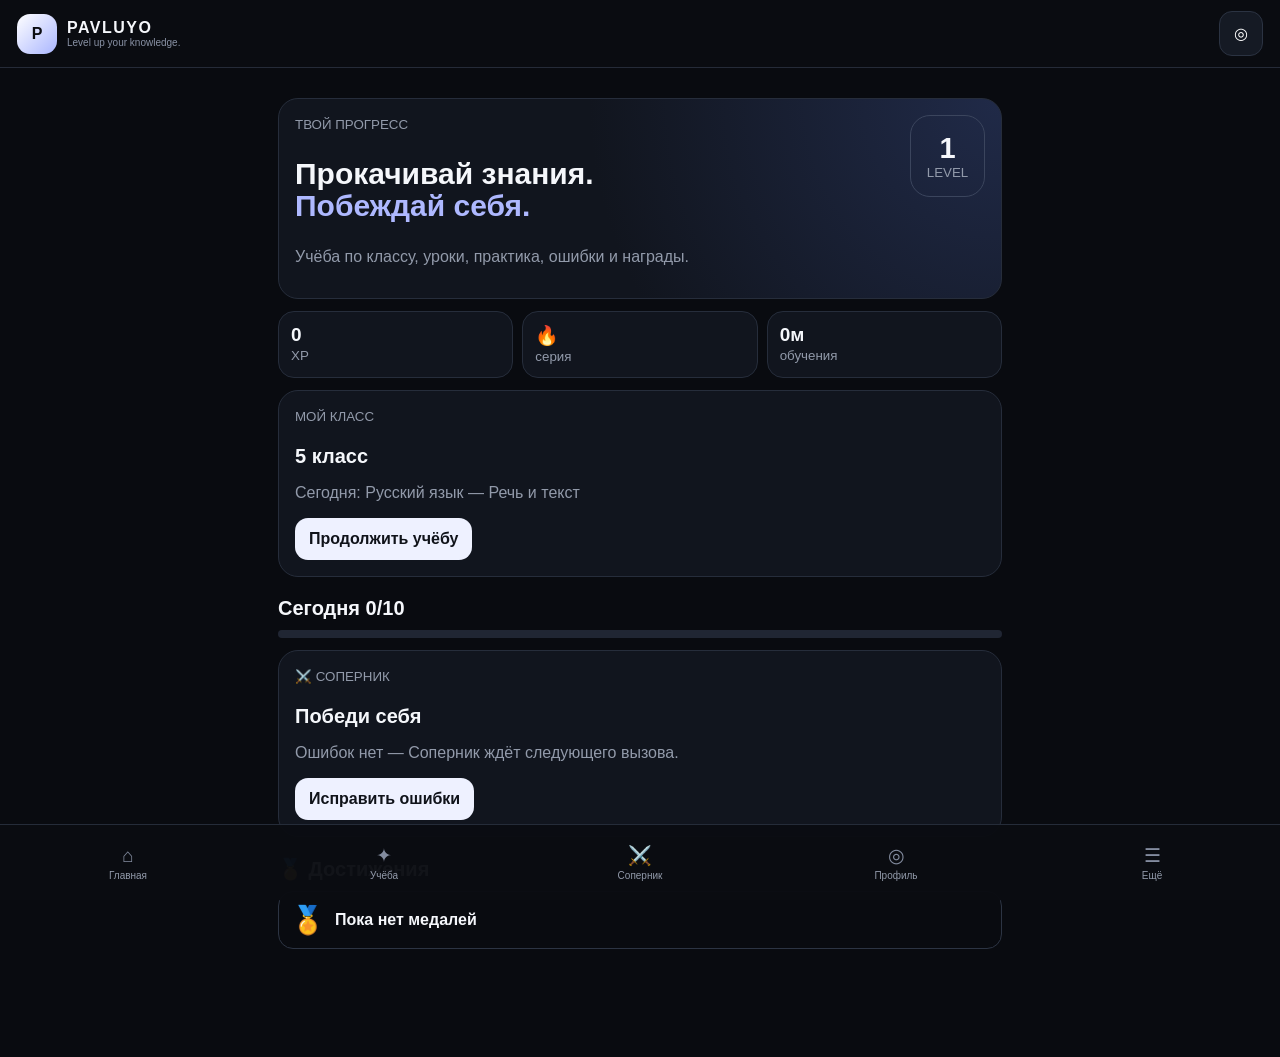
<file: index.html>
<!doctype html><html lang="ru"><head><meta charset="UTF-8"><meta name="viewport" content="width=device-width,initial-scale=1,viewport-fit=cover"><meta name="theme-color" content="#090b10"><title>PAVLUYO — Level up your knowledge.</title><style>
*{box-sizing:border-box}body{margin:0;background:#090b10;color:#f5f7fb;font-family:-apple-system,BlinkMacSystemFont,"Segoe UI",sans-serif;padding-bottom:82px}header{height:68px;position:sticky;top:0;z-index:10;background:#0b0d12f5;border-bottom:1px solid #252b38;padding:12px 17px;display:flex;justify-content:space-between;align-items:center}.brand{display:flex;gap:10px;align-items:center}.logo{width:40px;height:40px;border-radius:13px;background:linear-gradient(135deg,#fff,#aab6ff);color:#0b0d12;display:grid;place-items:center;font-weight:900}.brand b{letter-spacing:1.5px}.brand small{display:block;color:#8992a5;font-size:10px}main{max-width:760px;margin:auto;padding:18px}.screen{display:none}.screen.active{display:block}h1{font-size:30px;line-height:1.08}h2{font-size:20px;margin:20px 0 10px}.muted,small{color:#929aaa}.card,.hero,.rival,.lesson{background:#11151e;border:1px solid #262d3b;border-radius:20px;padding:16px;margin:12px 0}.hero{display:flex;justify-content:space-between;gap:14px;background:radial-gradient(circle at 100% 0,#202a48,#11151e 55%)}.hero em{color:#aeb8ff;font-style:normal}.level{width:75px;height:82px;border:1px solid #3b455d;border-radius:20px;display:grid;place-items:center;align-content:center}.level b{font-size:29px}.stats,.bigstats{display:grid;grid-template-columns:repeat(3,1fr);gap:9px;margin:10px 0}.bigstats{grid-template-columns:repeat(2,1fr)}.stats div,.bigstats div{background:#11151e;border:1px solid #262d3b;border-radius:16px;padding:12px}.stats b,.bigstats b{display:block;font-size:19px}.bar{height:8px;background:#202633;border-radius:99px;overflow:hidden}.bar i{display:block;height:100%;width:0;background:#aeb8ff}.btn,select,.subject,.topic,.answer,.menuitem{font:inherit;border:1px solid #2b3342;background:#151a24;color:#fff;border-radius:13px;padding:12px 14px}.primary{background:#eef1ff;color:#10131a;font-weight:800;border:0}.btn{cursor:pointer}select{width:100%}.subjects{display:grid;grid-template-columns:repeat(2,1fr);gap:9px;margin-top:12px}.subject{text-align:left}.subject b{display:block}.subject small{display:block;margin-top:5px}.topics{display:grid;gap:8px}.topic{width:100%;display:flex;justify-content:space-between;text-align:left}.topic span:last-child{color:#8d96a8}.explain{background:#0d1118;border-radius:14px;padding:13px;line-height:1.55;color:#bac1cf}.answers{display:grid;gap:8px}.answer{text-align:left}.answer.correct{border-color:#5dce93;background:#14271f}.answer.wrong{border-color:#ef7188;background:#29161c}.profile{display:flex;gap:14px;align-items:center}.avatar{width:86px;height:86px;border-radius:25px;overflow:hidden;background:linear-gradient(135deg,#fff,#aab6ff);color:#0b0d12;display:grid;place-items:center;font-size:33px;font-weight:900}.avatar img{width:100%;height:100%;object-fit:cover}.menu{display:grid;gap:8px}.menuitem{width:100%;display:flex;justify-content:space-between;text-align:left;cursor:pointer}.error{border:1px solid #303848;background:#0d1118;border-radius:15px;padding:13px;margin:9px 0}.medal{display:flex;gap:10px;align-items:center;border:1px solid #2c3443;border-radius:15px;padding:12px;margin:8px 0}.emoji{font-size:27px}.tag{display:inline-block;background:#222a3b;color:#d0d6ff;border-radius:99px;padding:6px 9px;font-size:11px}.hidden{display:none!important}.good{color:#72d9a0}.bad{color:#ff8498}nav{position:fixed;bottom:0;left:0;right:0;height:76px;background:#0b0d12f7;border-top:1px solid #252c39;display:grid;grid-template-columns:repeat(5,1fr);z-index:20}nav button{border:0;background:none;color:#838c9f;font-size:19px}nav button.active{color:#fff}nav small{display:block;font-size:10px;margin-top:3px}@media(min-width:650px){.subjects{grid-template-columns:repeat(3,1fr)}}
</style></head><body>
<header><div class="brand"><div class="logo">P</div><div><b>PAVLUYO</b><small>Level up your knowledge.</small></div></div><button class="btn" id="headProfile">◎</button></header>
<main>
<section id="home" class="screen active"><div class="hero"><div><small>ТВОЙ ПРОГРЕСС</small><h1>Прокачивай знания.<br><em>Побеждай себя.</em></h1><p class="muted">Учёба по классу, уроки, практика, ошибки и награды.</p></div><div class="level"><b id="lvl">1</b><small>LEVEL</small></div></div>
<div class="stats"><div><b id="xp">0</b><small>XP</small></div><div><b>🔥</b><small>серия</small></div><div><b id="time">0м</b><small>обучения</small></div></div>
<div class="card"><small>МОЙ КЛАСС</small><h2 id="homeGrade">5 класс</h2><p id="homeToday" class="muted"></p><button class="btn primary" onclick="nav('study')">Продолжить учёбу</button></div>
<h2>Сегодня <span id="daily">0/10</span></h2><div class="bar"><i id="dailybar"></i></div>
<div class="rival"><small>⚔️ СОПЕРНИК</small><h2>Победи себя</h2><p id="rivalSummary" class="muted"></p><button class="btn primary" onclick="nav('rival')">Исправить ошибки</button></div>
<h2>🏅 Достижения</h2><div id="homeMedals"></div></section>
<section id="study" class="screen"><small>УЧЁБА</small><h1>Класс → предмет → урок</h1><p class="muted">Выбирай класс от 1 до 11. Затем предмет и тему.</p><select id="grade"></select><div id="subjects" class="subjects"></div><div id="curr" class="card hidden"></div><div id="lesson" class="lesson hidden"></div><div id="quiz" class="card hidden"></div></section>
<section id="rival" class="screen"><small>СОПЕРНИЧЕСТВО</small><h1>⚔️ Победи себя</h1><div id="rivalList"></div></section>
<section id="profile" class="screen"><small>ПРОФИЛЬ</small><div class="profile"><div class="avatar" id="avatar">P</div><div><h1 id="nick">Pavluytik</h1><p class="muted">Уровень <b id="plvl">1</b> · <span id="pxp">0 XP</span></p></div></div>
<div class="card"><b>Моя аватарка</b><p class="muted">Загрузи свою фотографию или картинку из галереи.</p><input id="file" type="file" accept="image/*"><br><button class="btn" id="remove">Убрать фото</button></div>
<div class="card"><b>Прогресс</b><div class="bar"><i id="pbar"></i></div><p id="ptime" class="muted"></p></div>
<h2>Меню</h2><div class="menu"><button class="menuitem" onclick="panel('statsPanel')"><b>📊 Статистика</b><span>→</span></button><button class="menuitem" onclick="panel('planPanel')"><b>🎯 Мой план</b><span>→</span></button><button class="menuitem" onclick="panel('medalPanel')"><b>🏅 Медали</b><span>→</span></button><button class="menuitem" onclick="editNick()"><b>✏️ Изменить ник</b><span>→</span></button></div><div id="statsPanel" class="card hidden"></div><div id="planPanel" class="card hidden"></div><div id="medalPanel" class="card hidden"></div></section>
<section id="more" class="screen"><small>ЕЩЁ</small><h1>Панель PAVLUYO</h1><div class="card"><h2>💡 Совет дня</h2><p class="muted">Ошибка — это подсказка, какую тему нужно прокачать.</p></div><div class="card"><h2>🎯 Цель</h2><p class="muted">10 заданий в день и хотя бы один урок.</p></div><div class="card"><h2>🧠 Фокус</h2><p class="muted">Сначала реши сам. Потом разбери объяснение. Затем победи свою ошибку.</p></div></section>
</main><nav><button data-go="home">⌂<small>Главная</small></button><button data-go="study">✦<small>Учёба</small></button><button data-go="rival">⚔️<small>Соперник</small></button><button data-go="profile">◎<small>Профиль</small></button><button data-go="more">☰<small>Ещё</small></button></nav><script>
const CUR={"1": ["Русский язык", "Литературное чтение", "Математика", "Окружающий мир", "Иностранный язык", "Изобразительное искусство", "Музыка", "Труд (технология)", "Физическая культура"], "2": ["Русский язык", "Литературное чтение", "Математика", "Окружающий мир", "Иностранный язык", "Изобразительное искусство", "Музыка", "Труд (технология)", "Физическая культура"], "3": ["Русский язык", "Литературное чтение", "Математика", "Окружающий мир", "Иностранный язык", "Изобразительное искусство", "Музыка", "Труд (технология)", "Физическая культура"], "4": ["Русский язык", "Литературное чтение", "Математика", "Окружающий мир", "Иностранный язык", "Изобразительное искусство", "Музыка", "Труд (технология)", "Физическая культура", "Основы религиозных культур и светской этики"], "5": ["Русский язык", "Литература", "Математика", "История", "Обществознание", "География", "Биология", "Иностранный язык", "Информатика", "Изобразительное искусство", "Музыка", "Труд (технология)", "Физическая культура"], "6": ["Русский язык", "Литература", "Математика", "История", "Обществознание", "География", "Биология", "Иностранный язык", "Информатика", "Изобразительное искусство", "Музыка", "Труд (технология)", "Физическая культура"], "7": ["Русский язык", "Литература", "Алгебра", "Геометрия", "История", "Обществознание", "География", "Биология", "Физика", "Иностранный язык", "Информатика", "Музыка", "Труд (технология)", "Физическая культура"], "8": ["Русский язык", "Литература", "Алгебра", "Геометрия", "История", "Обществознание", "География", "Биология", "Физика", "Химия", "Иностранный язык", "Информатика", "Труд (технология)", "Физическая культура"], "9": ["Русский язык", "Литература", "Алгебра", "Геометрия", "История", "Обществознание", "География", "Биология", "Физика", "Химия", "Иностранный язык", "Информатика", "Труд (технология)", "Физическая культура"], "10": ["Русский язык", "Литература", "Математика: алгебра и начала анализа", "Математика: геометрия", "История", "Обществознание", "География", "Биология", "Физика", "Химия", "Информатика", "Иностранный язык", "Физическая культура"], "11": ["Русский язык", "Литература", "Математика: алгебра и начала анализа", "Математика: геометрия", "История", "Обществознание", "География", "Биология", "Физика", "Химия", "Информатика", "Иностранный язык", "Физическая культура"]}, TOP={"Русский язык": ["Речь и текст", "Звуки и буквы", "Слово и его значение", "Состав слова", "Части речи", "Имя существительное", "Имя прилагательное", "Глагол", "Местоимение", "Числительное", "Предложение", "Главные и второстепенные члены", "Однородные члены", "Словосочетание", "Простое предложение", "Сложное предложение", "Орфография", "Пунктуация", "Нормы русского языка"], "Литературное чтение": ["Книга и читатель", "Устное народное творчество", "Сказки", "Басни", "Стихотворение", "Рассказ", "Герой произведения", "Сюжет", "Автор и рассказчик", "Тема и главная мысль", "Описание природы", "Диалог и монолог", "Юмор", "Литература о детях", "Литература о Родине"], "Математика": ["Числа и величины", "Сложение и вычитание", "Умножение и деление", "Текстовые задачи", "Порядок действий", "Доли и дроби", "Величины", "Уравнения", "Периметр", "Площадь", "Геометрические фигуры", "Десятичные дроби", "Проценты", "Отношения и пропорции", "Среднее арифметическое", "Вероятность и статистика"], "Окружающий мир": ["Человек и общество", "Живая и неживая природа", "Растения", "Животные", "Организм человека", "Здоровье и безопасность", "Семья и общество", "Россия", "История России", "Карта и пространство", "Природные зоны", "Экология", "Наблюдение и эксперимент"], "Иностранный язык": ["Алфавит и звуки", "Знакомство и семья", "Числа и время", "Школа", "Дом и город", "Еда и покупки", "Распорядок дня", "Present Simple", "Present Continuous", "Past Simple", "Future Simple", "Модальные глаголы", "Артикли и местоимения", "Степени сравнения", "Предлоги", "Чтение", "Аудирование", "Диалог и письмо"], "Литература": ["Фольклор и мифология", "Древнерусская литература", "Литература XVIII века", "Литература XIX века", "Литература XX века", "Тема и идея", "Сюжет и композиция", "Образ героя", "Лирический герой", "Стихотворные размеры", "Средства выразительности", "Автор и повествователь", "Жанры", "Анализ произведения", "Сочинение"], "Алгебра": ["Рациональные числа", "Степень", "Алгебраические выражения", "Линейные уравнения", "Системы уравнений", "Функции", "Линейная функция", "Квадратные корни", "Квадратные уравнения", "Неравенства", "Последовательности", "Арифметическая прогрессия", "Геометрическая прогрессия", "Вероятность и статистика", "Комбинаторика", "Тригонометрия"], "Геометрия": ["Начальные сведения", "Прямые и углы", "Треугольники", "Признаки равенства", "Четырёхугольники", "Площадь", "Теорема Пифагора", "Подобие", "Окружность", "Векторы", "Координаты", "Движения", "Многогранники", "Тела вращения", "Объёмы и площади"], "История": ["Древнейшие люди", "Древний Восток", "Древняя Греция", "Древний Рим", "Средневековье", "Русь и княжества", "Московское государство", "Россия XVI века", "Россия XVII века", "Россия XVIII века", "Россия XIX века", "Первая мировая война", "1917 год", "СССР", "Великая Отечественная война", "Послевоенный мир", "Россия конца XX — начала XXI века"], "Обществознание": ["Человек и общество", "Личность", "Деятельность", "Экономика", "Семья", "Социальные группы", "Социальные нормы", "Политика", "Государство", "Право", "Гражданское общество", "Конституция России", "Финансовая грамотность", "Рынок и предпринимательство", "Налоги", "Трудовое право", "Избирательное право"], "География": ["Географическая карта", "Земля как планета", "Литосфера", "Атмосфера", "Гидросфера", "Биосфера", "Природные комплексы", "Материки и океаны", "Население", "Мировое хозяйство", "Россия: территория", "Природные ресурсы России", "Регионы России", "Глобальные проблемы"], "Биология": ["Биология как наука", "Клетка", "Ткани", "Растения", "Грибы", "Бактерии", "Животные", "Экосистемы", "Человек и здоровье", "Опорно-двигательная система", "Кровь и кровообращение", "Дыхание", "Пищеварение", "Нервная система", "Размножение", "Генетика", "Эволюция", "Экология"], "Физика": ["Физические величины", "Механическое движение", "Скорость", "Силы", "Давление", "Работа и мощность", "Энергия", "Тепловые явления", "Внутренняя энергия", "Электрический ток", "Цепи", "Магнитное поле", "Световые явления", "Оптика", "Атомная и ядерная физика"], "Химия": ["Вещества и смеси", "Строение атома", "Периодическая система", "Химическая связь", "Валентность", "Химические реакции", "Кислоты", "Основания", "Соли", "Растворы", "ОВР", "Металлы", "Неметаллы", "Органические вещества", "Расчёты по уравнениям"], "Информатика": ["Информация и данные", "Кодирование", "Логика", "Алгоритмы", "Исполнители", "Системы счисления", "Таблицы", "Графы", "Сети", "Интернет и безопасность", "Программирование", "Переменные", "Условия", "Циклы", "Массивы", "Функции", "Базы данных", "Анализ данных"], "Изобразительное искусство": ["Линия и форма", "Цвет", "Композиция", "Пейзаж", "Портрет", "Натюрморт", "Орнамент", "Народное искусство", "Архитектура", "Иллюстрация", "История искусства"], "Музыка": ["Музыкальный звук", "Песня", "Мелодия", "Ритм", "Инструменты", "Народная музыка", "Классическая музыка", "Жанры", "Опера и балет", "Музыка России", "Современная музыка"], "Труд (технология)": ["Материалы и инструменты", "Безопасность", "Проектирование", "Бумага и картон", "Текстиль", "Дерево", "Конструирование", "Моделирование", "Технологии обработки", "Цифровые технологии", "Проект"], "Физическая культура": ["Безопасность", "Лёгкая атлетика", "Гимнастика", "Подвижные игры", "Спортивные игры", "Лыжная подготовка", "Плавание", "Физические качества", "Самоконтроль", "Здоровый образ жизни"], "Основы религиозных культур и светской этики": ["Россия и культура", "Традиции", "Нравственные ценности", "Семья", "Добро и ответственность", "Диалог культур", "Мировые религии", "Светская этика"], "Математика: алгебра и начала анализа": ["Действительные числа", "Степени и корни", "Показательная функция", "Логарифмы", "Тригонометрические функции", "Тригонометрические уравнения", "Производная", "Применение производной", "Первообразная и интеграл", "Комбинаторика", "Вероятность", "Статистика"], "Математика: геометрия": ["Пространственные фигуры", "Векторы в пространстве", "Координаты в пространстве", "Многогранники", "Призма", "Пирамида", "Цилиндр", "Конус", "Шар", "Объёмы", "Площади поверхностей", "Сечения"]};
const KEY="pavluyo_v4";
let S=JSON.parse(localStorage.getItem(KEY)||"null")||{grade:5,xp:0,time:0,daily:0,lastDay:"",tasks:0,wins:0,nick:"Pavluytik",avatar:"",errors:[],medals:[],progress:{}};
let sub=null,topic=null,q=null,t0=Date.now();
const $=id=>document.getElementById(id);
function save(){localStorage.setItem(KEY,JSON.stringify(S));render()}
function lvl(){return Math.floor(S.xp/100)+1}
function fmt(sec){let m=Math.floor(sec/60),h=Math.floor(m/60);return h?`${h}ч ${m%60}м`:`${m}м`}
function today(){return new Date().toISOString().slice(0,10)}
function nav(id){document.querySelectorAll(".screen").forEach(x=>x.classList.remove("active"));$(id).classList.add("active");document.querySelectorAll("nav button").forEach(x=>x.classList.toggle("active",x.dataset.go===id));if(id==="study")study();if(id==="rival")rival();if(id==="profile")profile();scrollTo({top:0,behavior:"smooth"})}
document.querySelectorAll("nav button").forEach(b=>b.onclick=()=>nav(b.dataset.go));$("headProfile").onclick=()=>nav("profile");
function render(){
 $("lvl").textContent=lvl();$("xp").textContent=S.xp;$("time").textContent=fmt(S.time);$("daily").textContent=`${S.daily}/10`;$("dailybar").style.width=Math.min(100,S.daily*10)+"%";$("homeGrade").textContent=S.grade+" класс";
 let ss=CUR[S.grade]||[], first=ss[0]||"", tt=(TOP[first]||[])[0]||"выбери первый урок";$("homeToday").textContent=`Сегодня: ${first} — ${tt}`;
 $("rivalSummary").textContent=S.errors.length?`Нерешённых ошибок: ${S.errors.length}. Исправь их и получи медаль «Победил себя».`:"Ошибок нет — Соперник ждёт следующего вызова.";
 $("homeMedals").innerHTML=(S.medals.length?S.medals:["Пока нет медалей"]).slice(-4).map(x=>`<div class="medal"><span class="emoji">🏅</span><b>${x}</b></div>`).join("");
}
function study(){
 let g=$("grade");g.innerHTML="";for(let i=1;i<=11;i++){let o=document.createElement("option");o.value=i;o.textContent=i+" класс";o.selected=i===S.grade;g.appendChild(o)}
 g.onchange=()=>{S.grade=+g.value;sub=null;topic=null;$("curr").classList.add("hidden");$("lesson").classList.add("hidden");$("quiz").classList.add("hidden");save();study()};
 let box=$("subjects");box.innerHTML="";
 (CUR[S.grade]||[]).forEach(s=>{let b=document.createElement("button");b.className="subject";b.innerHTML=`<b>${s}</b><small>${(TOP[s]||[]).length} тем · ${S.progress[S.grade+"|"+s]||0} XP</small>`;b.onclick=()=>pickSubject(s);box.appendChild(b)})
}
function pickSubject(s){
 sub=s;$("lesson").classList.add("hidden");$("quiz").classList.add("hidden");let c=$("curr");c.classList.remove("hidden");
 let arr=TOP[s]||[];c.innerHTML=`<div class="tag">${S.grade} класс · ${s}</div><h2>Программа: уроки 1–${arr.length}</h2><p class="muted">Темы идут по порядку. Нажми на нужный урок, изучи объяснение и затем пройди практику.</p><div class="topics" id="topicList"></div>`;
 let list=$("topicList");arr.forEach((x,i)=>{let b=document.createElement("button");b.className="topic";b.innerHTML=`<span><b>${i+1}. ${x}</b><br><small>${S.progress[S.grade+"|"+s+"|"+x]?"✓ Пройден":"Урок + практика"}</small></span><span>→</span>`;b.onclick=()=>openLesson(x,i+1,arr.length);list.appendChild(b)})
}
function openLesson(t,n,total){topic=t;let l=$("lesson");l.classList.remove("hidden");l.innerHTML=`<div class="tag">УРОК ${n} ИЗ ${total}</div><h2>${sub} · ${t}</h2><div class="explain">Начало темы. Разбери правило, посмотри пример и затем реши практическое задание. Ошибка не пропадёт: она попадёт в «Соперник — Победи себя».</div><button class="btn primary" onclick="quiz()">Начать практику</button>`;l.scrollIntoView({behavior:"smooth"})}
function makeQ(){
 let x={subject:sub,grade:S.grade,topic:topic,prompt:"",answers:[],correct:0};
 const shuffle=a=>a.sort(()=>Math.random()-.5), uniq=a=>[...new Set(a)].slice(0,4);
 if(sub==="Математика"||sub==="Алгебра"||sub==="Математика: алгебра и начала анализа"){
   if(S.grade<=6){let a=2+Math.floor(Math.random()*18),b=2+Math.floor(Math.random()*12),z=a+b;x.prompt=`Сколько получится: ${a} + ${b} = ?`;x.answers=uniq([z,z+1,z-1,z+5]).map(String);x.correct=x.answers.indexOf(String(z))}
   else{let a=2+Math.floor(Math.random()*8),z=2+Math.floor(Math.random()*8),b=1+Math.floor(Math.random()*9),ans=z;x.prompt=`Реши: ${a}x + ${b} = ${a*z+b}. Чему равен x?`;x.answers=uniq([ans,ans+1,ans-1,ans+2]).map(String);x.correct=x.answers.indexOf(String(ans))}
 }else if(sub==="Геометрия"||sub==="Математика: геометрия"){let a=3+Math.floor(Math.random()*8),b=4+Math.floor(Math.random()*7),z=a*b;x.prompt=`Прямоугольник ${a} см × ${b} см. Найди площадь.`;x.answers=uniq([z,z+a,z+b,z*2]).map(String);x.correct=x.answers.indexOf(String(z))}
 else if(sub==="Русский язык"){let d=[["берёза","существительное"],["быстро","наречие"],["красивый","прилагательное"],["бежал","глагол"],["три","числительное"],["мы","местоимение"]],p=d[Math.floor(Math.random()*d.length)];x.prompt=`Определи часть речи слова «${p[0]}».`;x.answers=shuffle(uniq([p[1],"предлог","глагол","наречие"]));x.correct=x.answers.indexOf(p[1])}
 else if(sub==="Иностранный язык"){let d=[["She ___ to school every day.","goes"],["They ___ football yesterday.","played"],["I ___ reading now.","am"],["We ___ visit London next year.","will"],["He ___ swim very well.","can"]],p=d[Math.floor(Math.random()*d.length)];x.prompt=`Выбери правильный вариант: ${p[0]}`;x.answers=shuffle(uniq([p[1],"go","went","is"]));x.correct=x.answers.indexOf(p[1])}
 else if(sub==="Физика"){let m=2+Math.floor(Math.random()*6),a=2+Math.floor(Math.random()*5),z=m*a;x.prompt=`Масса ${m} кг, ускорение ${a} м/с². Найди силу.`;x.answers=uniq([z,z+2,z-1,z*2]).map(String);x.correct=x.answers.indexOf(String(z))}
 else if(sub==="Химия"){x.prompt="Какой элемент обозначается символом O?";x.answers=["Кислород","Водород","Азот","Углерод"];x.correct=0}
 else if(sub==="Биология"){x.prompt="Какая структура хранит основную наследственную информацию у эукариот?";x.answers=["Ядро","Рибосома","Вакуоль","Клеточная стенка"];x.correct=0}
 else if(sub==="История"){let d=[["В каком году началась Великая Отечественная война?","1941"],["В каком году закончилась Вторая мировая война?","1945"],["В каком веке произошло Крещение Руси?","X"]],p=d[Math.floor(Math.random()*d.length)];x.prompt=p[0];x.answers=[p[1],"1812","1914","2000"];x.correct=0}
 else if(sub==="География"){let d=[["Столица Франции?","Париж"],["Самый большой океан?","Тихий"],["Самая большая планета?","Юпитер"]],p=d[Math.floor(Math.random()*d.length)];x.prompt=p[0];x.answers=[p[1],"Лондон","Атлантический","Марс"];x.correct=0}
 else if(sub==="Обществознание"){x.prompt="Что относится к правам гражданина?";x.answers=["Свобода слова","Вид спорта","Природное явление","Только деньги"];x.correct=0}
 else if(sub==="Информатика"){x.prompt="Сколько бит в одном байте?";x.answers=["8","4","16","32"];x.correct=0}
 else if(sub==="Литература"||sub==="Литературное чтение"){x.prompt="Что такое сюжет?";x.answers=["Последовательность событий","Дата публикации","Имя автора","Только рифма"];x.correct=0}
 else{x.prompt=`Мини-задание по теме «${topic}»: выбери вариант, который лучше всего подходит.`;x.answers=["Верный вариант","Не подходит","Противоположный вариант","Случайный вариант"];x.correct=0}
 return x
}
function quiz(){q=makeQ();let box=$("quiz");box.classList.remove("hidden");box.innerHTML=`<div class="tag">${q.subject} · ${S.grade} класс</div><h2>${q.prompt}</h2><small>${q.topic}</small><div class="answers" id="answers"></div><p id="feedback" class="muted"></p><button id="next" class="btn primary hidden">Новое задание</button>`;q.answers.forEach((a,i)=>{let b=document.createElement("button");b.className="answer";b.textContent=a;b.onclick=()=>answer(i,b);$("answers").appendChild(b)});box.scrollIntoView({behavior:"smooth"})}
function answer(i,btn){document.querySelectorAll("#answers .answer").forEach(x=>x.disabled=true);let ok=i===q.correct;btn.classList.add(ok?"correct":"wrong");if(ok){S.xp+=10;S.daily++;S.tasks++;S.wins++;S.progress[S.grade+"|"+q.subject]=(S.progress[S.grade+"|"+q.subject]||0)+10;S.progress[S.grade+"|"+q.subject+"|"+q.topic]=true;$("feedback").innerHTML='<span class="good">✓ Верно! +10 XP</span>'}else{document.querySelectorAll("#answers .answer")[q.correct].classList.add("correct");S.errors.push({subject:q.subject,grade:S.grade,topic:q.topic,prompt:q.prompt,answers:q.answers,correct:q.correct});$("feedback").innerHTML='<span class="bad">✗ Ошибка сохранена. Верный ответ показан, а в «Победи себя» ты попробуешь её заново самостоятельно.</span>'}if(S.tasks>=1&&!S.medals.includes("Первый шаг"))S.medals.push("Первый шаг");if(S.xp>=100&&!S.medals.includes("100 XP"))S.medals.push("100 XP");$("next").classList.remove("hidden");$("next").onclick=quiz;save()}
function rival(){let box=$("rivalList");if(!S.errors.length){box.innerHTML='<div class="card"><h2>🏆 Соперник побеждён</h2><p class="muted">Все ошибки исправлены. Медаль «Победил себя» уже выдана, если это была первая победа.</p></div>';return}box.innerHTML=`<div class="card"><b>Победи себя · ${S.errors.length} ошибок</b><p class="muted">Здесь нет готового ответа. Выбери его сам.</p></div>`;S.errors.forEach((e,i)=>{let d=document.createElement("div");d.className="error";d.innerHTML=`<b>${i+1}. ${e.subject} · ${e.grade} класс</b><small>${e.topic}</small><p>${e.prompt}</p><div class="answers"></div><p class="feedback muted"></p>`;e.answers.forEach((a,j)=>{let b=document.createElement("button");b.className="answer";b.textContent=a;b.onclick=()=>rAnswer(i,j,b,d);d.querySelector(".answers").appendChild(b)});box.appendChild(d)})}
function rAnswer(i,j,btn,d){let e=S.errors[i];d.querySelectorAll(".answer").forEach(x=>x.disabled=true);if(j===e.correct){btn.classList.add("correct");d.querySelector(".feedback").innerHTML='<span class="good">✓ Победил эту ошибку!</span>';S.errors.splice(i,1);S.xp+=15;S.wins++;if(!S.medals.includes("Победил себя"))S.medals.push("Победил себя");save();setTimeout(rival,350)}else{btn.classList.add("wrong");d.querySelector(".feedback").innerHTML='<span class="bad">✗ Пока нет. Соперник ещё не побеждён.</span>';setTimeout(()=>{d.querySelectorAll(".answer").forEach(x=>x.disabled=false);btn.classList.remove("wrong")},550)}}
function profile(){let a=$("avatar");a.innerHTML=S.avatar?`<img src="${S.avatar}" alt="Аватар">`:"P";$("nick").textContent=S.nick;$("plvl").textContent=lvl();$("pxp").textContent=S.xp+" XP";$("pbar").style.width=(S.xp%100)+"%";$("ptime").textContent=`Обучение: ${fmt(S.time)} · заданий: ${S.tasks} · побед: ${S.wins} · ошибок: ${S.errors.length}`;$("statsPanel").innerHTML=`<h3>📊 Статистика</h3><p class="muted">Уровень ${lvl()} · ${S.xp} XP · ${S.tasks} заданий · ${S.wins} правильных ответов.</p>`;$("planPanel").innerHTML=`<h3>🎯 Мой план</h3><p class="muted">${S.grade} класс · цель: 10 заданий сегодня · выполнено ${S.daily}/10.</p>`;$("medalPanel").innerHTML=`<h3>🏅 Медали</h3>${(S.medals.length?S.medals:["Пока нет медалей"]).map(x=>`<div class="medal"><span class="emoji">🏅</span><b>${x}</b></div>`).join("")}`}
function panel(id){["statsPanel","planPanel","medalPanel"].forEach(x=>$(x).classList.add("hidden"));$(id).classList.remove("hidden")}
function editNick(){let n=prompt("Новый ник:",S.nick);if(n&&n.trim()){S.nick=n.trim().slice(0,20);save();profile()}}
$("file").onchange=e=>{let f=e.target.files[0];if(!f)return;let r=new FileReader();r.onload=v=>{let im=new Image();im.onload=()=>{let c=document.createElement("canvas"),m=512,s=Math.min(1,m/Math.max(im.width,im.height));c.width=im.width*s;c.height=im.height*s;c.getContext("2d").drawImage(im,0,0,c.width,c.height);S.avatar=c.toDataURL("image/jpeg",.82);save();profile()};im.src=v.target.result};r.readAsDataURL(f)}
$("remove").onclick=()=>{S.avatar="";save();profile()}
setInterval(()=>{let n=Date.now(),d=Math.floor((n-t0)/1000);if(d>0){S.time+=d;t0=n;localStorage.setItem(KEY,JSON.stringify(S));$("time").textContent=fmt(S.time)}},1000);
render();study();
</script></body></html>
</file>
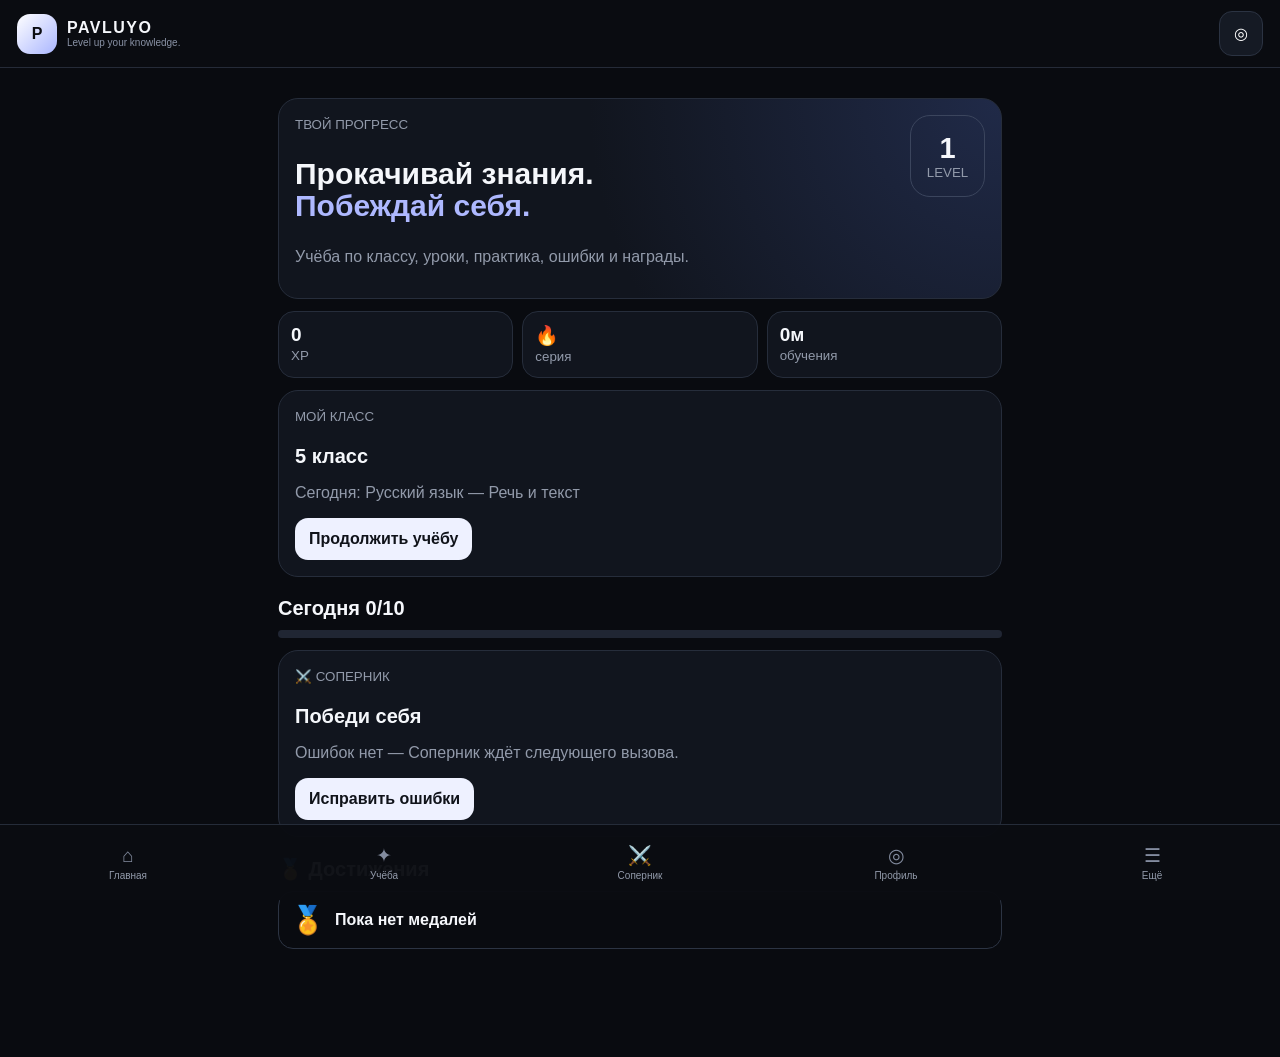
<file: index 3.html>
<!doctype html><html lang="ru"><head><meta charset="UTF-8"><meta name="viewport" content="width=device-width,initial-scale=1,viewport-fit=cover"><meta name="theme-color" content="#090b10"><title>PAVLUYO — Level up your knowledge.</title><style>
*{box-sizing:border-box}body{margin:0;background:#090b10;color:#f5f7fb;font-family:-apple-system,BlinkMacSystemFont,"Segoe UI",sans-serif;padding-bottom:82px}header{height:68px;position:sticky;top:0;z-index:10;background:#0b0d12f5;border-bottom:1px solid #252b38;padding:12px 17px;display:flex;justify-content:space-between;align-items:center}.brand{display:flex;gap:10px;align-items:center}.logo{width:40px;height:40px;border-radius:13px;background:linear-gradient(135deg,#fff,#aab6ff);color:#0b0d12;display:grid;place-items:center;font-weight:900}.brand b{letter-spacing:1.5px}.brand small{display:block;color:#8992a5;font-size:10px}main{max-width:760px;margin:auto;padding:18px}.screen{display:none}.screen.active{display:block}h1{font-size:30px;line-height:1.08}h2{font-size:20px;margin:20px 0 10px}.muted,small{color:#929aaa}.card,.hero,.rival,.lesson{background:#11151e;border:1px solid #262d3b;border-radius:20px;padding:16px;margin:12px 0}.hero{display:flex;justify-content:space-between;gap:14px;background:radial-gradient(circle at 100% 0,#202a48,#11151e 55%)}.hero em{color:#aeb8ff;font-style:normal}.level{width:75px;height:82px;border:1px solid #3b455d;border-radius:20px;display:grid;place-items:center;align-content:center}.level b{font-size:29px}.stats,.bigstats{display:grid;grid-template-columns:repeat(3,1fr);gap:9px;margin:10px 0}.bigstats{grid-template-columns:repeat(2,1fr)}.stats div,.bigstats div{background:#11151e;border:1px solid #262d3b;border-radius:16px;padding:12px}.stats b,.bigstats b{display:block;font-size:19px}.bar{height:8px;background:#202633;border-radius:99px;overflow:hidden}.bar i{display:block;height:100%;width:0;background:#aeb8ff}.btn,select,.subject,.topic,.answer,.menuitem{font:inherit;border:1px solid #2b3342;background:#151a24;color:#fff;border-radius:13px;padding:12px 14px}.primary{background:#eef1ff;color:#10131a;font-weight:800;border:0}.btn{cursor:pointer}select{width:100%}.subjects{display:grid;grid-template-columns:repeat(2,1fr);gap:9px;margin-top:12px}.subject{text-align:left}.subject b{display:block}.subject small{display:block;margin-top:5px}.topics{display:grid;gap:8px}.topic{width:100%;display:flex;justify-content:space-between;text-align:left}.topic span:last-child{color:#8d96a8}.explain{background:#0d1118;border-radius:14px;padding:13px;line-height:1.55;color:#bac1cf}.answers{display:grid;gap:8px}.answer{text-align:left}.answer.correct{border-color:#5dce93;background:#14271f}.answer.wrong{border-color:#ef7188;background:#29161c}.profile{display:flex;gap:14px;align-items:center}.avatar{width:86px;height:86px;border-radius:25px;overflow:hidden;background:linear-gradient(135deg,#fff,#aab6ff);color:#0b0d12;display:grid;place-items:center;font-size:33px;font-weight:900}.avatar img{width:100%;height:100%;object-fit:cover}.menu{display:grid;gap:8px}.menuitem{width:100%;display:flex;justify-content:space-between;text-align:left;cursor:pointer}.error{border:1px solid #303848;background:#0d1118;border-radius:15px;padding:13px;margin:9px 0}.medal{display:flex;gap:10px;align-items:center;border:1px solid #2c3443;border-radius:15px;padding:12px;margin:8px 0}.emoji{font-size:27px}.tag{display:inline-block;background:#222a3b;color:#d0d6ff;border-radius:99px;padding:6px 9px;font-size:11px}.hidden{display:none!important}.good{color:#72d9a0}.bad{color:#ff8498}nav{position:fixed;bottom:0;left:0;right:0;height:76px;background:#0b0d12f7;border-top:1px solid #252c39;display:grid;grid-template-columns:repeat(5,1fr);z-index:20}nav button{border:0;background:none;color:#838c9f;font-size:19px}nav button.active{color:#fff}nav small{display:block;font-size:10px;margin-top:3px}@media(min-width:650px){.subjects{grid-template-columns:repeat(3,1fr)}}
</style></head><body>
<header><div class="brand"><div class="logo">P</div><div><b>PAVLUYO</b><small>Level up your knowledge.</small></div></div><button class="btn" id="headProfile">◎</button></header>
<main>
<section id="home" class="screen active"><div class="hero"><div><small>ТВОЙ ПРОГРЕСС</small><h1>Прокачивай знания.<br><em>Побеждай себя.</em></h1><p class="muted">Учёба по классу, уроки, практика, ошибки и награды.</p></div><div class="level"><b id="lvl">1</b><small>LEVEL</small></div></div>
<div class="stats"><div><b id="xp">0</b><small>XP</small></div><div><b>🔥</b><small>серия</small></div><div><b id="time">0м</b><small>обучения</small></div></div>
<div class="card"><small>МОЙ КЛАСС</small><h2 id="homeGrade">5 класс</h2><p id="homeToday" class="muted"></p><button class="btn primary" onclick="nav('study')">Продолжить учёбу</button></div>
<h2>Сегодня <span id="daily">0/10</span></h2><div class="bar"><i id="dailybar"></i></div>
<div class="rival"><small>⚔️ СОПЕРНИК</small><h2>Победи себя</h2><p id="rivalSummary" class="muted"></p><button class="btn primary" onclick="nav('rival')">Исправить ошибки</button></div>
<h2>🏅 Достижения</h2><div id="homeMedals"></div></section>
<section id="study" class="screen"><small>УЧЁБА</small><h1>Класс → предмет → урок</h1><p class="muted">Выбирай класс от 1 до 11. Затем предмет и тему.</p><select id="grade"></select><div id="subjects" class="subjects"></div><div id="curr" class="card hidden"></div><div id="lesson" class="lesson hidden"></div><div id="quiz" class="card hidden"></div></section>
<section id="rival" class="screen"><small>СОПЕРНИЧЕСТВО</small><h1>⚔️ Победи себя</h1><div id="rivalList"></div></section>
<section id="profile" class="screen"><small>ПРОФИЛЬ</small><div class="profile"><div class="avatar" id="avatar">P</div><div><h1 id="nick">Pavluytik</h1><p class="muted">Уровень <b id="plvl">1</b> · <span id="pxp">0 XP</span></p></div></div>
<div class="card"><b>Моя аватарка</b><p class="muted">Загрузи свою фотографию или картинку из галереи.</p><input id="file" type="file" accept="image/*"><br><button class="btn" id="remove">Убрать фото</button></div>
<div class="card"><b>Прогресс</b><div class="bar"><i id="pbar"></i></div><p id="ptime" class="muted"></p></div>
<h2>Меню</h2><div class="menu"><button class="menuitem" onclick="panel('statsPanel')"><b>📊 Статистика</b><span>→</span></button><button class="menuitem" onclick="panel('planPanel')"><b>🎯 Мой план</b><span>→</span></button><button class="menuitem" onclick="panel('medalPanel')"><b>🏅 Медали</b><span>→</span></button><button class="menuitem" onclick="editNick()"><b>✏️ Изменить ник</b><span>→</span></button></div><div id="statsPanel" class="card hidden"></div><div id="planPanel" class="card hidden"></div><div id="medalPanel" class="card hidden"></div></section>
<section id="more" class="screen"><small>ЕЩЁ</small><h1>Панель PAVLUYO</h1><div class="card"><h2>💡 Совет дня</h2><p class="muted">Ошибка — это подсказка, какую тему нужно прокачать.</p></div><div class="card"><h2>🎯 Цель</h2><p class="muted">10 заданий в день и хотя бы один урок.</p></div><div class="card"><h2>🧠 Фокус</h2><p class="muted">Сначала реши сам. Потом разбери объяснение. Затем победи свою ошибку.</p></div></section>
</main><nav><button data-go="home">⌂<small>Главная</small></button><button data-go="study">✦<small>Учёба</small></button><button data-go="rival">⚔️<small>Соперник</small></button><button data-go="profile">◎<small>Профиль</small></button><button data-go="more">☰<small>Ещё</small></button></nav><script>
const CUR={"1": ["Русский язык", "Литературное чтение", "Математика", "Окружающий мир", "Иностранный язык", "Изобразительное искусство", "Музыка", "Труд (технология)", "Физическая культура"], "2": ["Русский язык", "Литературное чтение", "Математика", "Окружающий мир", "Иностранный язык", "Изобразительное искусство", "Музыка", "Труд (технология)", "Физическая культура"], "3": ["Русский язык", "Литературное чтение", "Математика", "Окружающий мир", "Иностранный язык", "Изобразительное искусство", "Музыка", "Труд (технология)", "Физическая культура"], "4": ["Русский язык", "Литературное чтение", "Математика", "Окружающий мир", "Иностранный язык", "Изобразительное искусство", "Музыка", "Труд (технология)", "Физическая культура", "Основы религиозных культур и светской этики"], "5": ["Русский язык", "Литература", "Математика", "История", "Обществознание", "География", "Биология", "Иностранный язык", "Информатика", "Изобразительное искусство", "Музыка", "Труд (технология)", "Физическая культура"], "6": ["Русский язык", "Литература", "Математика", "История", "Обществознание", "География", "Биология", "Иностранный язык", "Информатика", "Изобразительное искусство", "Музыка", "Труд (технология)", "Физическая культура"], "7": ["Русский язык", "Литература", "Алгебра", "Геометрия", "История", "Обществознание", "География", "Биология", "Физика", "Иностранный язык", "Информатика", "Музыка", "Труд (технология)", "Физическая культура"], "8": ["Русский язык", "Литература", "Алгебра", "Геометрия", "История", "Обществознание", "География", "Биология", "Физика", "Химия", "Иностранный язык", "Информатика", "Труд (технология)", "Физическая культура"], "9": ["Русский язык", "Литература", "Алгебра", "Геометрия", "История", "Обществознание", "География", "Биология", "Физика", "Химия", "Иностранный язык", "Информатика", "Труд (технология)", "Физическая культура"], "10": ["Русский язык", "Литература", "Математика: алгебра и начала анализа", "Математика: геометрия", "История", "Обществознание", "География", "Биология", "Физика", "Химия", "Информатика", "Иностранный язык", "Физическая культура"], "11": ["Русский язык", "Литература", "Математика: алгебра и начала анализа", "Математика: геометрия", "История", "Обществознание", "География", "Биология", "Физика", "Химия", "Информатика", "Иностранный язык", "Физическая культура"]}, TOP={"Русский язык": ["Речь и текст", "Звуки и буквы", "Слово и его значение", "Состав слова", "Части речи", "Имя существительное", "Имя прилагательное", "Глагол", "Местоимение", "Числительное", "Предложение", "Главные и второстепенные члены", "Однородные члены", "Словосочетание", "Простое предложение", "Сложное предложение", "Орфография", "Пунктуация", "Нормы русского языка"], "Литературное чтение": ["Книга и читатель", "Устное народное творчество", "Сказки", "Басни", "Стихотворение", "Рассказ", "Герой произведения", "Сюжет", "Автор и рассказчик", "Тема и главная мысль", "Описание природы", "Диалог и монолог", "Юмор", "Литература о детях", "Литература о Родине"], "Математика": ["Числа и величины", "Сложение и вычитание", "Умножение и деление", "Текстовые задачи", "Порядок действий", "Доли и дроби", "Величины", "Уравнения", "Периметр", "Площадь", "Геометрические фигуры", "Десятичные дроби", "Проценты", "Отношения и пропорции", "Среднее арифметическое", "Вероятность и статистика"], "Окружающий мир": ["Человек и общество", "Живая и неживая природа", "Растения", "Животные", "Организм человека", "Здоровье и безопасность", "Семья и общество", "Россия", "История России", "Карта и пространство", "Природные зоны", "Экология", "Наблюдение и эксперимент"], "Иностранный язык": ["Алфавит и звуки", "Знакомство и семья", "Числа и время", "Школа", "Дом и город", "Еда и покупки", "Распорядок дня", "Present Simple", "Present Continuous", "Past Simple", "Future Simple", "Модальные глаголы", "Артикли и местоимения", "Степени сравнения", "Предлоги", "Чтение", "Аудирование", "Диалог и письмо"], "Литература": ["Фольклор и мифология", "Древнерусская литература", "Литература XVIII века", "Литература XIX века", "Литература XX века", "Тема и идея", "Сюжет и композиция", "Образ героя", "Лирический герой", "Стихотворные размеры", "Средства выразительности", "Автор и повествователь", "Жанры", "Анализ произведения", "Сочинение"], "Алгебра": ["Рациональные числа", "Степень", "Алгебраические выражения", "Линейные уравнения", "Системы уравнений", "Функции", "Линейная функция", "Квадратные корни", "Квадратные уравнения", "Неравенства", "Последовательности", "Арифметическая прогрессия", "Геометрическая прогрессия", "Вероятность и статистика", "Комбинаторика", "Тригонометрия"], "Геометрия": ["Начальные сведения", "Прямые и углы", "Треугольники", "Признаки равенства", "Четырёхугольники", "Площадь", "Теорема Пифагора", "Подобие", "Окружность", "Векторы", "Координаты", "Движения", "Многогранники", "Тела вращения", "Объёмы и площади"], "История": ["Древнейшие люди", "Древний Восток", "Древняя Греция", "Древний Рим", "Средневековье", "Русь и княжества", "Московское государство", "Россия XVI века", "Россия XVII века", "Россия XVIII века", "Россия XIX века", "Первая мировая война", "1917 год", "СССР", "Великая Отечественная война", "Послевоенный мир", "Россия конца XX — начала XXI века"], "Обществознание": ["Человек и общество", "Личность", "Деятельность", "Экономика", "Семья", "Социальные группы", "Социальные нормы", "Политика", "Государство", "Право", "Гражданское общество", "Конституция России", "Финансовая грамотность", "Рынок и предпринимательство", "Налоги", "Трудовое право", "Избирательное право"], "География": ["Географическая карта", "Земля как планета", "Литосфера", "Атмосфера", "Гидросфера", "Биосфера", "Природные комплексы", "Материки и океаны", "Население", "Мировое хозяйство", "Россия: территория", "Природные ресурсы России", "Регионы России", "Глобальные проблемы"], "Биология": ["Биология как наука", "Клетка", "Ткани", "Растения", "Грибы", "Бактерии", "Животные", "Экосистемы", "Человек и здоровье", "Опорно-двигательная система", "Кровь и кровообращение", "Дыхание", "Пищеварение", "Нервная система", "Размножение", "Генетика", "Эволюция", "Экология"], "Физика": ["Физические величины", "Механическое движение", "Скорость", "Силы", "Давление", "Работа и мощность", "Энергия", "Тепловые явления", "Внутренняя энергия", "Электрический ток", "Цепи", "Магнитное поле", "Световые явления", "Оптика", "Атомная и ядерная физика"], "Химия": ["Вещества и смеси", "Строение атома", "Периодическая система", "Химическая связь", "Валентность", "Химические реакции", "Кислоты", "Основания", "Соли", "Растворы", "ОВР", "Металлы", "Неметаллы", "Органические вещества", "Расчёты по уравнениям"], "Информатика": ["Информация и данные", "Кодирование", "Логика", "Алгоритмы", "Исполнители", "Системы счисления", "Таблицы", "Графы", "Сети", "Интернет и безопасность", "Программирование", "Переменные", "Условия", "Циклы", "Массивы", "Функции", "Базы данных", "Анализ данных"], "Изобразительное искусство": ["Линия и форма", "Цвет", "Композиция", "Пейзаж", "Портрет", "Натюрморт", "Орнамент", "Народное искусство", "Архитектура", "Иллюстрация", "История искусства"], "Музыка": ["Музыкальный звук", "Песня", "Мелодия", "Ритм", "Инструменты", "Народная музыка", "Классическая музыка", "Жанры", "Опера и балет", "Музыка России", "Современная музыка"], "Труд (технология)": ["Материалы и инструменты", "Безопасность", "Проектирование", "Бумага и картон", "Текстиль", "Дерево", "Конструирование", "Моделирование", "Технологии обработки", "Цифровые технологии", "Проект"], "Физическая культура": ["Безопасность", "Лёгкая атлетика", "Гимнастика", "Подвижные игры", "Спортивные игры", "Лыжная подготовка", "Плавание", "Физические качества", "Самоконтроль", "Здоровый образ жизни"], "Основы религиозных культур и светской этики": ["Россия и культура", "Традиции", "Нравственные ценности", "Семья", "Добро и ответственность", "Диалог культур", "Мировые религии", "Светская этика"], "Математика: алгебра и начала анализа": ["Действительные числа", "Степени и корни", "Показательная функция", "Логарифмы", "Тригонометрические функции", "Тригонометрические уравнения", "Производная", "Применение производной", "Первообразная и интеграл", "Комбинаторика", "Вероятность", "Статистика"], "Математика: геометрия": ["Пространственные фигуры", "Векторы в пространстве", "Координаты в пространстве", "Многогранники", "Призма", "Пирамида", "Цилиндр", "Конус", "Шар", "Объёмы", "Площади поверхностей", "Сечения"]};
const KEY="pavluyo_v4";
let S=JSON.parse(localStorage.getItem(KEY)||"null")||{grade:5,xp:0,time:0,daily:0,lastDay:"",tasks:0,wins:0,nick:"Pavluytik",avatar:"",errors:[],medals:[],progress:{}};
let sub=null,topic=null,q=null,t0=Date.now();
const $=id=>document.getElementById(id);
function save(){localStorage.setItem(KEY,JSON.stringify(S));render()}
function lvl(){return Math.floor(S.xp/100)+1}
function fmt(sec){let m=Math.floor(sec/60),h=Math.floor(m/60);return h?`${h}ч ${m%60}м`:`${m}м`}
function today(){return new Date().toISOString().slice(0,10)}
function nav(id){document.querySelectorAll(".screen").forEach(x=>x.classList.remove("active"));$(id).classList.add("active");document.querySelectorAll("nav button").forEach(x=>x.classList.toggle("active",x.dataset.go===id));if(id==="study")study();if(id==="rival")rival();if(id==="profile")profile();scrollTo({top:0,behavior:"smooth"})}
document.querySelectorAll("nav button").forEach(b=>b.onclick=()=>nav(b.dataset.go));$("headProfile").onclick=()=>nav("profile");
function render(){
 $("lvl").textContent=lvl();$("xp").textContent=S.xp;$("time").textContent=fmt(S.time);$("daily").textContent=`${S.daily}/10`;$("dailybar").style.width=Math.min(100,S.daily*10)+"%";$("homeGrade").textContent=S.grade+" класс";
 let ss=CUR[S.grade]||[], first=ss[0]||"", tt=(TOP[first]||[])[0]||"выбери первый урок";$("homeToday").textContent=`Сегодня: ${first} — ${tt}`;
 $("rivalSummary").textContent=S.errors.length?`Нерешённых ошибок: ${S.errors.length}. Исправь их и получи медаль «Победил себя».`:"Ошибок нет — Соперник ждёт следующего вызова.";
 $("homeMedals").innerHTML=(S.medals.length?S.medals:["Пока нет медалей"]).slice(-4).map(x=>`<div class="medal"><span class="emoji">🏅</span><b>${x}</b></div>`).join("");
}
function study(){
 let g=$("grade");g.innerHTML="";for(let i=1;i<=11;i++){let o=document.createElement("option");o.value=i;o.textContent=i+" класс";o.selected=i===S.grade;g.appendChild(o)}
 g.onchange=()=>{S.grade=+g.value;sub=null;topic=null;$("curr").classList.add("hidden");$("lesson").classList.add("hidden");$("quiz").classList.add("hidden");save();study()};
 let box=$("subjects");box.innerHTML="";
 (CUR[S.grade]||[]).forEach(s=>{let b=document.createElement("button");b.className="subject";b.innerHTML=`<b>${s}</b><small>${(TOP[s]||[]).length} тем · ${S.progress[S.grade+"|"+s]||0} XP</small>`;b.onclick=()=>pickSubject(s);box.appendChild(b)})
}
function pickSubject(s){
 sub=s;$("lesson").classList.add("hidden");$("quiz").classList.add("hidden");let c=$("curr");c.classList.remove("hidden");
 let arr=TOP[s]||[];c.innerHTML=`<div class="tag">${S.grade} класс · ${s}</div><h2>Программа: уроки 1–${arr.length}</h2><p class="muted">Темы идут по порядку. Нажми на нужный урок, изучи объяснение и затем пройди практику.</p><div class="topics" id="topicList"></div>`;
 let list=$("topicList");arr.forEach((x,i)=>{let b=document.createElement("button");b.className="topic";b.innerHTML=`<span><b>${i+1}. ${x}</b><br><small>${S.progress[S.grade+"|"+s+"|"+x]?"✓ Пройден":"Урок + практика"}</small></span><span>→</span>`;b.onclick=()=>openLesson(x,i+1,arr.length);list.appendChild(b)})
}
function openLesson(t,n,total){topic=t;let l=$("lesson");l.classList.remove("hidden");l.innerHTML=`<div class="tag">УРОК ${n} ИЗ ${total}</div><h2>${sub} · ${t}</h2><div class="explain">Начало темы. Разбери правило, посмотри пример и затем реши практическое задание. Ошибка не пропадёт: она попадёт в «Соперник — Победи себя».</div><button class="btn primary" onclick="quiz()">Начать практику</button>`;l.scrollIntoView({behavior:"smooth"})}
function makeQ(){
 let x={subject:sub,grade:S.grade,topic:topic,prompt:"",answers:[],correct:0};
 const shuffle=a=>a.sort(()=>Math.random()-.5), uniq=a=>[...new Set(a)].slice(0,4);
 if(sub==="Математика"||sub==="Алгебра"||sub==="Математика: алгебра и начала анализа"){
   if(S.grade<=6){let a=2+Math.floor(Math.random()*18),b=2+Math.floor(Math.random()*12),z=a+b;x.prompt=`Сколько получится: ${a} + ${b} = ?`;x.answers=uniq([z,z+1,z-1,z+5]).map(String);x.correct=x.answers.indexOf(String(z))}
   else{let a=2+Math.floor(Math.random()*8),z=2+Math.floor(Math.random()*8),b=1+Math.floor(Math.random()*9),ans=z;x.prompt=`Реши: ${a}x + ${b} = ${a*z+b}. Чему равен x?`;x.answers=uniq([ans,ans+1,ans-1,ans+2]).map(String);x.correct=x.answers.indexOf(String(ans))}
 }else if(sub==="Геометрия"||sub==="Математика: геометрия"){let a=3+Math.floor(Math.random()*8),b=4+Math.floor(Math.random()*7),z=a*b;x.prompt=`Прямоугольник ${a} см × ${b} см. Найди площадь.`;x.answers=uniq([z,z+a,z+b,z*2]).map(String);x.correct=x.answers.indexOf(String(z))}
 else if(sub==="Русский язык"){let d=[["берёза","существительное"],["быстро","наречие"],["красивый","прилагательное"],["бежал","глагол"],["три","числительное"],["мы","местоимение"]],p=d[Math.floor(Math.random()*d.length)];x.prompt=`Определи часть речи слова «${p[0]}».`;x.answers=shuffle(uniq([p[1],"предлог","глагол","наречие"]));x.correct=x.answers.indexOf(p[1])}
 else if(sub==="Иностранный язык"){let d=[["She ___ to school every day.","goes"],["They ___ football yesterday.","played"],["I ___ reading now.","am"],["We ___ visit London next year.","will"],["He ___ swim very well.","can"]],p=d[Math.floor(Math.random()*d.length)];x.prompt=`Выбери правильный вариант: ${p[0]}`;x.answers=shuffle(uniq([p[1],"go","went","is"]));x.correct=x.answers.indexOf(p[1])}
 else if(sub==="Физика"){let m=2+Math.floor(Math.random()*6),a=2+Math.floor(Math.random()*5),z=m*a;x.prompt=`Масса ${m} кг, ускорение ${a} м/с². Найди силу.`;x.answers=uniq([z,z+2,z-1,z*2]).map(String);x.correct=x.answers.indexOf(String(z))}
 else if(sub==="Химия"){x.prompt="Какой элемент обозначается символом O?";x.answers=["Кислород","Водород","Азот","Углерод"];x.correct=0}
 else if(sub==="Биология"){x.prompt="Какая структура хранит основную наследственную информацию у эукариот?";x.answers=["Ядро","Рибосома","Вакуоль","Клеточная стенка"];x.correct=0}
 else if(sub==="История"){let d=[["В каком году началась Великая Отечественная война?","1941"],["В каком году закончилась Вторая мировая война?","1945"],["В каком веке произошло Крещение Руси?","X"]],p=d[Math.floor(Math.random()*d.length)];x.prompt=p[0];x.answers=[p[1],"1812","1914","2000"];x.correct=0}
 else if(sub==="География"){let d=[["Столица Франции?","Париж"],["Самый большой океан?","Тихий"],["Самая большая планета?","Юпитер"]],p=d[Math.floor(Math.random()*d.length)];x.prompt=p[0];x.answers=[p[1],"Лондон","Атлантический","Марс"];x.correct=0}
 else if(sub==="Обществознание"){x.prompt="Что относится к правам гражданина?";x.answers=["Свобода слова","Вид спорта","Природное явление","Только деньги"];x.correct=0}
 else if(sub==="Информатика"){x.prompt="Сколько бит в одном байте?";x.answers=["8","4","16","32"];x.correct=0}
 else if(sub==="Литература"||sub==="Литературное чтение"){x.prompt="Что такое сюжет?";x.answers=["Последовательность событий","Дата публикации","Имя автора","Только рифма"];x.correct=0}
 else{x.prompt=`Мини-задание по теме «${topic}»: выбери вариант, который лучше всего подходит.`;x.answers=["Верный вариант","Не подходит","Противоположный вариант","Случайный вариант"];x.correct=0}
 return x
}
function explainAnswer(q){const a=q.answers[q.correct];const p=q.prompt;const sub=q.subject;if(sub==="Геометрия"||sub==="Математика: геометрия") return `Правильный ответ — <b>${a}</b>. Площадь прямоугольника находят умножением длины на ширину: ${p.replace("Прямоугольник ","").replace(". Найди площадь.","")} — поэтому получается ${a}.`;if(sub==="Физика") return `Правильный ответ — <b>${a}</b>. Здесь используется связь силы с массой и ускорением: чем больше масса или ускорение, тем больше сила.`;if(sub==="Русский язык") return `Правильный ответ — <b>${a}</b>. Нужно определить, что слово обозначает и на какой вопрос отвечает. Это и помогает установить часть речи.`;if(sub==="Иностранный язык") return `Правильный ответ — <b>${a}</b>. Форма выбирается по смыслу предложения и времени действия, поэтому остальные варианты здесь грамматически не подходят.`;if(sub==="Химия") return `Правильный ответ — <b>${a}</b>. Буква O — это химический символ кислорода.`;if(sub==="Биология") return `Правильный ответ — <b>${a}</b>. У эукариот основная наследственная информация находится в ядре клетки.`;if(sub==="История") return `Правильный ответ — <b>${a}</b>. Эта дата соответствует указанному историческому событию.`;if(sub==="География") return `Правильный ответ — <b>${a}</b>. Это географический факт, который соответствует вопросу.`;if(sub==="Обществознание") return `Правильный ответ — <b>${a}</b>. Свобода слова относится к правам гражданина, а остальные варианты не являются таким правом.`;if(sub==="Информатика") return `Правильный ответ — <b>${a}</b>. Один байт состоит из восьми бит.`;if(sub==="Литература"||sub==="Литературное чтение") return `Правильный ответ — <b>${a}</b>. Сюжет — это последовательность событий, происходящих в произведении.`;if(sub==="Математика") return `Правильный ответ — <b>${a}</b>. Здесь нужно выполнить указанное арифметическое действие по обычному правилу вычислений.`;if(sub==="Алгебра") return `Правильный ответ — <b>${a}</b>. Нужно выразить x из уравнения: сначала перенести свободный член, затем разделить на коэффициент при x.`;return `Правильный ответ — <b>${a}</b>. Он соответствует правилу или определению, которое изучается в этой теме.`;}
function quiz(){q=makeQ();let box=$("quiz");box.classList.remove("hidden");box.innerHTML=`<div class="tag">${q.subject} · ${S.grade} класс</div><h2>${q.prompt}</h2><small>${q.topic}</small><div class="answers" id="answers"></div><div id="why" class="explain hidden"></div><p id="feedback" class="muted"></p><button id="next" class="btn primary hidden">Новое задание</button>`;q.answers.forEach((a,i)=>{let b=document.createElement("button");b.className="answer";b.textContent=a;b.onclick=()=>answer(i,b);$("answers").appendChild(b)});box.scrollIntoView({behavior:"smooth"})}
function answer(i,btn){document.querySelectorAll("#answers .answer").forEach(x=>x.disabled=true);let ok=i===q.correct;btn.classList.add(ok?"correct":"wrong");if(ok){S.xp+=10;S.daily++;S.tasks++;S.wins++;S.progress[S.grade+"|"+q.subject]=(S.progress[S.grade+"|"+q.subject]||0)+10;S.progress[S.grade+"|"+q.subject+"|"+q.topic]=true;$("feedback").innerHTML='<span class="good">✓ Верно! +10 XP</span>'}else{document.querySelectorAll("#answers .answer")[q.correct].classList.add("correct");$("why").innerHTML=explainAnswer(q);$("why").classList.remove("hidden");S.errors.push({subject:q.subject,grade:S.grade,topic:q.topic,prompt:q.prompt,answers:q.answers,correct:q.correct});$("feedback").innerHTML='<span class="bad">✗ Неверно. Правильный ответ показан ниже. Разбери объяснение и попробуй похожее задание ещё раз.</span>'}if(S.tasks>=1&&!S.medals.includes("Первый шаг"))S.medals.push("Первый шаг");if(S.xp>=100&&!S.medals.includes("100 XP"))S.medals.push("100 XP");$("next").classList.remove("hidden");$("next").onclick=quiz;save()}
function rival(){let box=$("rivalList");if(!S.errors.length){box.innerHTML='<div class="card"><h2>🏆 Соперник побеждён</h2><p class="muted">Все ошибки исправлены. Медаль «Победил себя» уже выдана, если это была первая победа.</p></div>';return}box.innerHTML=`<div class="card"><b>Победи себя · ${S.errors.length} ошибок</b><p class="muted">Здесь нет готового ответа. Выбери его сам.</p></div>`;S.errors.forEach((e,i)=>{let d=document.createElement("div");d.className="error";d.innerHTML=`<b>${i+1}. ${e.subject} · ${e.grade} класс</b><small>${e.topic}</small><p>${e.prompt}</p><div class="answers"></div><p class="feedback muted"></p>`;e.answers.forEach((a,j)=>{let b=document.createElement("button");b.className="answer";b.textContent=a;b.onclick=()=>rAnswer(i,j,b,d);d.querySelector(".answers").appendChild(b)});box.appendChild(d)})}
function rAnswer(i,j,btn,d){let e=S.errors[i];d.querySelectorAll(".answer").forEach(x=>x.disabled=true);if(j===e.correct){btn.classList.add("correct");d.querySelector(".feedback").innerHTML='<span class="good">✓ Победил эту ошибку!</span>';S.errors.splice(i,1);S.xp+=15;S.wins++;if(!S.medals.includes("Победил себя"))S.medals.push("Победил себя");save();setTimeout(rival,350)}else{btn.classList.add("wrong");d.querySelector(".feedback").innerHTML='<span class="bad">✗ Пока нет. Соперник ещё не побеждён.</span>';setTimeout(()=>{d.querySelectorAll(".answer").forEach(x=>x.disabled=false);btn.classList.remove("wrong")},550)}}
function profile(){let a=$("avatar");a.innerHTML=S.avatar?`<img src="${S.avatar}" alt="Аватар">`:"P";$("nick").textContent=S.nick;$("plvl").textContent=lvl();$("pxp").textContent=S.xp+" XP";$("pbar").style.width=(S.xp%100)+"%";$("ptime").textContent=`Обучение: ${fmt(S.time)} · заданий: ${S.tasks} · побед: ${S.wins} · ошибок: ${S.errors.length}`;$("statsPanel").innerHTML=`<h3>📊 Статистика</h3><p class="muted">Уровень ${lvl()} · ${S.xp} XP · ${S.tasks} заданий · ${S.wins} правильных ответов.</p>`;$("planPanel").innerHTML=`<h3>🎯 Мой план</h3><p class="muted">${S.grade} класс · цель: 10 заданий сегодня · выполнено ${S.daily}/10.</p>`;$("medalPanel").innerHTML=`<h3>🏅 Медали</h3>${(S.medals.length?S.medals:["Пока нет медалей"]).map(x=>`<div class="medal"><span class="emoji">🏅</span><b>${x}</b></div>`).join("")}`}
function panel(id){["statsPanel","planPanel","medalPanel"].forEach(x=>$(x).classList.add("hidden"));$(id).classList.remove("hidden")}
function editNick(){let n=prompt("Новый ник:",S.nick);if(n&&n.trim()){S.nick=n.trim().slice(0,20);save();profile()}}
$("file").onchange=e=>{let f=e.target.files[0];if(!f)return;let r=new FileReader();r.onload=v=>{let im=new Image();im.onload=()=>{let c=document.createElement("canvas"),m=512,s=Math.min(1,m/Math.max(im.width,im.height));c.width=im.width*s;c.height=im.height*s;c.getContext("2d").drawImage(im,0,0,c.width,c.height);S.avatar=c.toDataURL("image/jpeg",.82);save();profile()};im.src=v.target.result};r.readAsDataURL(f)}
$("remove").onclick=()=>{S.avatar="";save();profile()}
setInterval(()=>{let n=Date.now(),d=Math.floor((n-t0)/1000);if(d>0){S.time+=d;t0=n;localStorage.setItem(KEY,JSON.stringify(S));$("time").textContent=fmt(S.time)}},1000);
render();study();
</script></body></html>
</file>
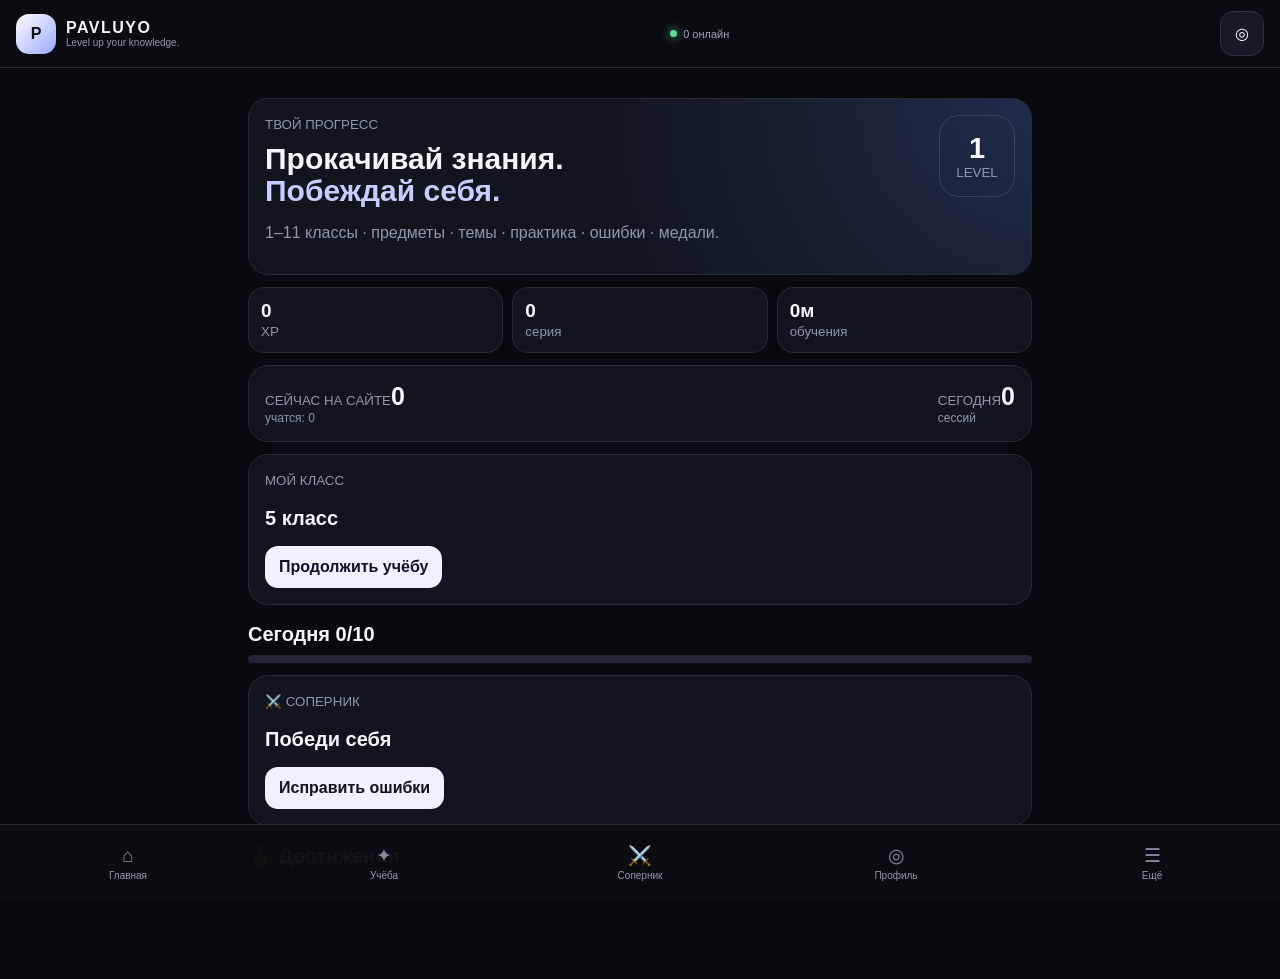
<file: index 4.html>
<!doctype html>
<html lang="ru">
<head>
<meta charset="UTF-8"><meta name="viewport" content="width=device-width,initial-scale=1,viewport-fit=cover">
<meta name="theme-color" content="#090b10"><meta name="description" content="PAVLUYO — персональная учебная система для 1–11 классов.">
<title>PAVLUYO — Level up your knowledge.</title>
<style>
:root{--bg:#080a0f;--card:#11151e;--line:#252c39;--muted:#8f98aa;--text:#f5f7fb;--soft:#171c27;--accent:#c7ceff;--good:#65d69a;--bad:#ff7890;--gold:#ffd66b}
*{box-sizing:border-box}body{margin:0;background:var(--bg);color:var(--text);font-family:-apple-system,BlinkMacSystemFont,"Segoe UI",sans-serif;padding-bottom:84px}button,input,select{font:inherit}button{cursor:pointer}header{height:68px;position:sticky;top:0;z-index:20;background:#0b0d12f4;border-bottom:1px solid var(--line);padding:10px 16px;display:flex;align-items:center;justify-content:space-between}.brand{display:flex;gap:10px;align-items:center}.logo{width:40px;height:40px;border-radius:13px;background:linear-gradient(135deg,#fff,#9ba8ff);color:#0b0d12;display:grid;place-items:center;font-weight:900}.brand b{letter-spacing:1.5px}.brand small{display:block;color:var(--muted);font-size:10px}.online{display:flex;gap:6px;align-items:center;font-size:11px;color:#9da6b8}.dot{width:7px;height:7px;border-radius:50%;background:var(--good);box-shadow:0 0 10px var(--good)}main{max-width:820px;margin:auto;padding:18px}.screen{display:none}.screen.active{display:block}h1{font-size:30px;line-height:1.08;margin:10px 0}h2{font-size:20px;margin:18px 0 9px}.muted,small{color:var(--muted)}.card,.hero,.rival,.lesson{background:var(--card);border:1px solid var(--line);border-radius:20px;padding:16px;margin:12px 0}.hero{display:flex;justify-content:space-between;gap:14px;background:radial-gradient(circle at 100% 0,#202b4a,#11151e 55%)}.hero em{color:var(--accent);font-style:normal}.level{min-width:76px;height:82px;border:1px solid #3a455d;border-radius:20px;display:grid;place-items:center;align-content:center}.level b{font-size:29px}.stats,.bigstats{display:grid;grid-template-columns:repeat(3,1fr);gap:9px;margin:10px 0}.bigstats{grid-template-columns:repeat(2,1fr)}.stats div,.bigstats div{background:var(--card);border:1px solid var(--line);border-radius:16px;padding:12px}.stats b,.bigstats b{display:block;font-size:19px}.bar{height:8px;background:#202633;border-radius:99px;overflow:hidden}.bar i{display:block;height:100%;width:0;background:var(--accent);transition:width .25s}.btn,select,.subject,.topic,.answer,.menuitem{border:1px solid #2b3342;background:#151a24;color:#fff;border-radius:13px;padding:12px 14px}.primary{background:#eef1ff;color:#10131a;font-weight:800;border:0}.btn{cursor:pointer}.btn:disabled,.answer:disabled{opacity:.6;cursor:default}select{width:100%}.subjects{display:grid;grid-template-columns:repeat(2,1fr);gap:9px;margin-top:12px}.subject{text-align:left}.subject b{display:block}.subject small{display:block;margin-top:5px}.topics{display:grid;gap:8px}.topic{width:100%;display:flex;justify-content:space-between;text-align:left}.topic span:last-child{color:#8d96a8}.explain{background:#0d1118;border-radius:14px;padding:13px;line-height:1.55;color:#c1c8d6}.answers{display:grid;gap:8px}.answer{text-align:left}.answer.correct{border-color:#5dce93;background:#14271f}.answer.wrong{border-color:#ef7188;background:#29161c}.profile{display:flex;gap:14px;align-items:center}.avatar{width:86px;height:86px;border-radius:25px;overflow:hidden;background:linear-gradient(135deg,#fff,#aab6ff);color:#0b0d12;display:grid;place-items:center;font-size:33px;font-weight:900}.avatar img{width:100%;height:100%;object-fit:cover}.menu{display:grid;gap:8px}.menuitem{width:100%;display:flex;justify-content:space-between;text-align:left}.error{border:1px solid #303848;background:#0d1118;border-radius:15px;padding:13px;margin:9px 0}.medal{display:flex;gap:10px;align-items:center;border:1px solid #2c3443;border-radius:15px;padding:12px;margin:8px 0}.emoji{font-size:27px}.tag{display:inline-block;background:#222a3b;color:#d0d6ff;border-radius:99px;padding:6px 9px;font-size:11px}.hidden{display:none!important}.good{color:var(--good)}.bad{color:var(--bad)}.gold{color:var(--gold)}.premium{border:1px solid #5b4a20;background:linear-gradient(135deg,#1c1810,#15130e);}.premium .price{font-size:28px;font-weight:900}.locked{opacity:.96}.counter{display:flex;justify-content:space-between;gap:10px;align-items:center}.counter strong{font-size:25px}.notice{padding:11px 13px;border-radius:13px;background:#161b26;border:1px solid #2b3342;margin:10px 0}.lesson-head{display:flex;justify-content:space-between;gap:12px;align-items:flex-start}.close{border:1px solid var(--line);background:#10141c;color:#fff;border-radius:50%;width:36px;height:36px}.payment-box{display:grid;gap:10px}.qr{width:min(260px,100%);margin:8px auto;background:#fff;border-radius:16px;padding:10px}.qr img{width:100%;display:block}.spinner{display:inline-block;width:14px;height:14px;border:2px solid #555;border-top-color:#fff;border-radius:50%;animation:spin .7s linear infinite}@keyframes spin{to{transform:rotate(360deg)}}nav{position:fixed;bottom:0;left:0;right:0;height:76px;background:#0b0d12f7;border-top:1px solid #252c39;display:grid;grid-template-columns:repeat(5,1fr);z-index:30}nav button{border:0;background:none;color:#838c9f;font-size:19px}nav button.active{color:#fff}nav small{display:block;font-size:10px;margin-top:3px}.admin{border-color:#414b63}.two{display:grid;grid-template-columns:repeat(2,1fr);gap:9px}.mini{font-size:12px}.status{font-size:12px;color:#aab3c4}@media(min-width:650px){.subjects{grid-template-columns:repeat(3,1fr)}}
</style>
</head>
<body>
<header><div class="brand"><div class="logo">P</div><div><b>PAVLUYO</b><small>Level up your knowledge.</small></div></div><div class="online"><span class="dot"></span><span id="topOnline">0 онлайн</span></div><button class="btn" id="headProfile">◎</button></header>
<main>
<section id="home" class="screen active">
<div class="hero"><div><small>ТВОЙ ПРОГРЕСС</small><h1>Прокачивай знания.<br><em>Побеждай себя.</em></h1><p class="muted">1–11 классы · предметы · темы · практика · ошибки · медали.</p></div><div class="level"><b id="lvl">1</b><small>LEVEL</small></div></div>
<div class="stats"><div><b id="xp">0</b><small>XP</small></div><div><b id="streak">0</b><small>серия</small></div><div><b id="time">0м</b><small>обучения</small></div></div>
<div class="card counter"><div><small>СЕЙЧАС НА САЙТЕ</small><strong id="homeOnline">0</strong><div class="muted mini">учатся: <span id="homeLearning">0</span></div></div><div><small>СЕГОДНЯ</small><strong id="homeTodayVisits">0</strong><div class="muted mini">сессий</div></div></div>
<div class="card"><small>МОЙ КЛАСС</small><h2 id="homeGrade">5 класс</h2><p id="homeToday" class="muted"></p><button class="btn primary" onclick="nav('study')">Продолжить учёбу</button></div>
<h2>Сегодня <span id="daily">0/10</span></h2><div class="bar"><i id="dailybar"></i></div>
<div class="rival"><small>⚔️ СОПЕРНИК</small><h2>Победи себя</h2><p id="rivalSummary" class="muted"></p><button class="btn primary" onclick="nav('rival')">Исправить ошибки</button></div>
<h2>🏅 Достижения</h2><div id="homeMedals"></div>
</section>
<section id="study" class="screen"><small>УЧЁБА</small><h1>Класс → предмет → тема → практика</h1><p class="muted">Для каждой темы задания меняются автоматически. После ответа можно сразу перейти к новому.</p><select id="grade"></select><div id="subjects" class="subjects"></div><div id="curr" class="card hidden"></div><div id="lesson" class="lesson hidden"></div><div id="quiz" class="card hidden"></div></section>
<section id="rival" class="screen"><small>СОПЕРНИЧЕСТВО</small><h1>⚔️ Победи себя</h1><div id="rivalList"></div></section>
<section id="profile" class="screen"><small>ПРОФИЛЬ</small><div class="profile"><div class="avatar" id="avatar">P</div><div><h1 id="nick">Pavluytik</h1><p class="muted">Уровень <b id="plvl">1</b> · <span id="pxp">0 XP</span></p></div></div>
<div class="card"><b>Моя аватарка</b><p class="muted">Загрузи фотографию или картинку из галереи.</p><input id="file" type="file" accept="image/*"><br><button class="btn" id="remove">Убрать фото</button></div>
<div class="card"><b>Прогресс</b><div class="bar"><i id="pbar"></i></div><p id="ptime" class="muted"></p></div>
<h2>Меню</h2><div class="menu"><button class="menuitem" onclick="panel('statsPanel')"><b>📊 Статистика</b><span>→</span></button><button class="menuitem" onclick="panel('planPanel')"><b>🎯 Мой план</b><span>→</span></button><button class="menuitem" onclick="panel('medalPanel')"><b>🏅 Медали</b><span>→</span></button><button class="menuitem" onclick="editNick()"><b>✏️ Изменить ник</b><span>→</span></button></div><div id="statsPanel" class="card hidden"></div><div id="planPanel" class="card hidden"></div><div id="medalPanel" class="card hidden"></div></section>
<section id="more" class="screen"><small>ЕЩЁ</small><h1>Панель PAVLUYO</h1><div class="card"><h2>🌐 Онлайн</h2><div class="two"><div><small>Сейчас</small><h2 id="moreOnline">0</h2></div><div><small>Сейчас учатся</small><h2 id="moreLearning">0</h2></div></div><p class="muted">Счётчик обновляется примерно раз в 10 секунд и показывает активные браузерные сессии за последние секунды. Это реальные активные сессии, а не случайное число.</p></div><div class="card premium"><h2>⭐ PAVLUYO PREMIUM</h2><p class="muted">99 ₽ на 30 дней. Темы 1–4 бесплатно, с 5-й темы нужен Premium.</p><button class="btn primary" onclick="openPremium()">Проверить Premium</button></div><div class="card"><h2>💡 Совет дня</h2><p class="muted">Ошибка — это подсказка, какую тему нужно прокачать.</p></div></section>
</main>
<nav><button data-go="home">⌂<small>Главная</small></button><button data-go="study">✦<small>Учёба</small></button><button data-go="rival">⚔️<small>Соперник</small></button><button data-go="profile">◎<small>Профиль</small></button><button data-go="more">☰<small>Ещё</small></button></nav>
<script>
const CUR={
1:['Русский язык','Литературное чтение','Математика','Окружающий мир','Иностранный язык','Изобразительное искусство','Музыка','Труд (технология)','Физическая культура'],
2:['Русский язык','Литературное чтение','Математика','Окружающий мир','Иностранный язык','Изобразительное искусство','Музыка','Труд (технология)','Физическая культура'],
3:['Русский язык','Литературное чтение','Математика','Окружающий мир','Иностранный язык','Изобразительное искусство','Музыка','Труд (технология)','Физическая культура'],
4:['Русский язык','Литературное чтение','Математика','Окружающий мир','Иностранный язык','Изобразительное искусство','Музыка','Труд (технология)','Физическая культура','ОРКСЭ'],
5:['Русский язык','Литература','Математика','История','География','Биология','Иностранный язык','Информатика','Изобразительное искусство','Музыка','Труд (технология)','Физическая культура'],
6:['Русский язык','Литература','Математика','История','География','Биология','Иностранный язык','Информатика','Изобразительное искусство','Музыка','Труд (технология)','Физическая культура'],
7:['Русский язык','Литература','Алгебра','Геометрия','История','География','Биология','Физика','Иностранный язык','Информатика','Музыка','Труд (технология)','Физическая культура'],
8:['Русский язык','Литература','Алгебра','Геометрия','История','Обществознание','География','Биология','Физика','Химия','Иностранный язык','Информатика','Труд (технология)','Физическая культура','ОБЗР'],
9:['Русский язык','Литература','Алгебра','Геометрия','История','Обществознание','География','Биология','Физика','Химия','Иностранный язык','Информатика','Труд (технология)','Физическая культура','ОБЗР'],
10:['Русский язык','Литература','Математика: алгебра и начала анализа','Математика: геометрия','История','Обществознание','География','Биология','Физика','Химия','Информатика','Иностранный язык','Физическая культура','ОБЗР'],
11:['Русский язык','Литература','Математика: алгебра и начала анализа','Математика: геометрия','История','Обществознание','География','Биология','Физика','Химия','Информатика','Иностранный язык','Физическая культура','ОБЗР']};
const TOP={
'Русский язык':['Речь и текст','Фонетика и графика','Лексика','Состав слова','Морфология','Имя существительное','Имя прилагательное','Глагол','Синтаксис','Пунктуация','Орфография','Повторение'],
'Литературное чтение':['Кто рассказывает историю','Жанры','Сюжет и композиция','Герой произведения','Тема и идея','Образ природы','Средства выразительности','Стихотворная речь','Народное творчество','Авторская сказка','Басня','Повторение'],
'Литература':['Теория литературы','Фольклор','Эпос','Лирика','Драма','Сюжет и композиция','Образ героя','Авторская позиция','Средства выразительности','Стихосложение','Анализ произведения','Повторение'],
'Математика':['Натуральные числа','Дроби','Десятичные дроби','Проценты','Уравнения','Величины','Геометрические фигуры','Площади и объёмы','Координаты','Текстовые задачи','Вероятность и данные','Повторение'],
'Алгебра':['Выражения','Линейные уравнения','Функции','Степени','Многочлены','Квадратные уравнения','Системы уравнений','Неравенства','Последовательности','Вероятность и статистика','Графики','Повторение'],
'Геометрия':['Углы и прямые','Треугольники','Признаки равенства','Четырёхугольники','Площадь','Окружность','Подобие','Теорема Пифагора','Векторы','Координаты','Вероятность и измерения','Повторение'],
'История':['Древний мир','Средние века','Древняя Русь','Российское государство','Пётр I','Российская империя','XIX век','Революции и реформы','XX век','Великая Отечественная война','Россия в XXI веке','Повторение'],
'Обществознание':['Человек и общество','Деятельность','Социальные отношения','Право','Государство','Экономика','Политика','Гражданин','Конституция','Социальные нормы','Права человека','Повторение'],
'География':['Планета Земля','Карта и масштаб','Литосфера','Атмосфера','Гидросфера','Биосфера','Природные комплексы','Материки','Россия','Население','Хозяйство','Повторение'],
'Биология':['Живая природа','Клетка','Ткани','Организмы','Растения','Животные','Человек','Экосистемы','Наследственность','Эволюция','Биосфера','Повторение'],
'Физика':['Измерения','Механическое движение','Силы','Давление','Работа и энергия','Тепловые явления','Электричество','Магнитные явления','Свет','Звук','Атом и ядро','Повторение'],
'Химия':['Вещества','Атомы и молекулы','Периодическая система','Валентность','Химические реакции','Кислоты','Основания','Соли','Металлы','Органическая химия','Растворы','Повторение'],
'Информатика':['Информация','Алгоритмы','Исполнитель','Логика','Кодирование','Файлы','Таблицы','Сети','Программирование','Данные','Информационная безопасность','Повторение'],
'Иностранный язык':['Знакомство','Семья','Школа','Повседневная жизнь','Время','Город','Путешествия','Здоровье','Природа','Прошедшее время','Будущее время','Повторение'],
'Окружающий мир':['Я и моя семья','Природа','Растения','Животные','Человек','Здоровье','Россия','Общество','Карта','Экология','Безопасность','Повторение'],
'Изобразительное искусство':['Цвет','Линия','Композиция','Форма','Пейзаж','Портрет','Натюрморт','Орнамент','Декоративное искусство','Архитектура','История искусства','Повторение'],
'Музыка':['Ритм','Мелодия','Тембр','Динамика','Народная музыка','Классическая музыка','Опера','Балет','Музыкальные формы','Композиторы','Музыка России','Повторение'],
'Труд (технология)':['Материалы','Инструменты','Безопасность','Проектирование','Конструирование','Технологии обработки','Электротехника','3D и цифровые технологии','Дом и быт','Экономика проекта','Профессии','Повторение'],
'Физическая культура':['Безопасность','Лёгкая атлетика','Гимнастика','Спортивные игры','Футбол','Волейбол','Баскетбол','Лыжная подготовка','Сила','Выносливость','Здоровый образ жизни','Повторение'],
'ОРКСЭ':['Культура','Добро и зло','Семья','Традиции','Нравственность','Россия','Диалог культур','Праздники','Поступок','Ответственность','Уважение','Повторение'],
'ОБЗР':['Безопасность дома','Первая помощь','Пожарная безопасность','Дорожная безопасность','Информационная безопасность','Природные опасности','Чрезвычайные ситуации','Гражданская оборона','Основы здоровья','Безопасность общества','Личная ответственность','Повторение'],
'Математика: алгебра и начала анализа':['Выражения','Функции','Степени и корни','Показательная функция','Логарифмы','Тригонометрия','Производная','Первообразная','Уравнения и неравенства','Комбинаторика','Вероятность и статистика','Повторение'],
'Математика: геометрия':['Прямые и плоскости','Многогранники','Призма','Пирамида','Цилиндр','Конус','Сфера','Векторы','Координаты','Объёмы','Сечения','Повторение']};
const aliases={'Математика: алгебра и начала анализа':'Алгебра','Математика: геометрия':'Геометрия'};
const KEY='pavluyo-final-v6';
let S=JSON.parse(localStorage.getItem(KEY)||'null')||{grade:5,xp:0,time:0,daily:0,lastDay:'',tasks:0,wins:0,nick:'Pavluytik',avatar:'',errors:[],medals:[],progress:{},history:{},premiumUntil:0};
let sub=null,topic=null,q=null,t0=Date.now();
const sidKey='pavluyo-session';const SID=localStorage.getItem(sidKey)||crypto.randomUUID();localStorage.setItem(sidKey,SID);
const $=id=>document.getElementById(id);const fmt=s=>{s=Math.floor(s);const h=Math.floor(s/3600),m=Math.floor(s%3600/60);return h?`${h}ч ${m}м`:`${m}м`};
function save(){localStorage.setItem(KEY,JSON.stringify(S));render()}
function level(){return Math.floor(S.xp/100)+1}
function isPremium(){return Number(S.premiumUntil||0)>Date.now()}
function nav(id){document.querySelectorAll('.screen').forEach(x=>x.classList.remove('active'));$(id).classList.add('active');document.querySelectorAll('nav button').forEach(x=>x.classList.toggle('active',x.dataset.go===id));if(id==='study')study();if(id==='rival')rival();if(id==='profile')profile();}
window.nav=nav;
document.querySelectorAll('nav button').forEach(b=>b.onclick=()=>nav(b.dataset.go));$('headProfile').onclick=()=>nav('profile');
function render(){
 $('lvl').textContent=level();$('xp').textContent=S.xp;$('plvl').textContent=level();$('pxp').textContent=S.xp+' XP';$('time').textContent=fmt(S.time);$('ptime').textContent='Активное обучение: '+fmt(S.time);$('daily').textContent=S.daily+'/10';$('dailybar').style.width=Math.min(100,S.daily*10)+'%';$('homeGrade').textContent=S.grade+' класс';$('homeToday').textContent='Сегодня выполнено заданий: '+S.daily;$('rivalSummary').textContent=S.errors.length?`Нужно исправить: ${S.errors.length} ошибок.`:'Ошибок нет — отличный результат.';$('homeMedals').innerHTML=(S.medals.length?S.medals.map(m=>`<div class="medal"><span class="emoji">🏅</span><div><b>${m}</b><small>Достижение PAVLUYO</small></div></div>`: '<p class="muted">Пока нет медалей. Начни первый урок.</p>');
 if($('avatar'))$('avatar').innerHTML=S.avatar?`<img src="${S.avatar}" alt="Аватар">`:'P';
}
function setup(){for(let i=1;i<=11;i++){let o=document.createElement('option');o.value=i;o.textContent=i+' класс';$('grade').appendChild(o)}$('grade').value=S.grade;$('grade').onchange=()=>{S.grade=+$('grade').value;sub=null;topic=null;hideStudy();save();study()};$('file').onchange=async e=>{let f=e.target.files[0];if(!f)return;let r=new FileReader();r.onload=()=>{S.avatar=r.result;save()};r.readAsDataURL(f)};$('remove').onclick=()=>{S.avatar='';save()};render();study();heartbeat();setInterval(heartbeat,10000);setInterval(()=>{let n=Date.now(),d=Math.floor((n-t0)/1000);if(d>0){S.time+=d;t0=n;localStorage.setItem(KEY,JSON.stringify(S));$('time').textContent=fmt(S.time);$('ptime').textContent='Активное обучение: '+fmt(S.time)}},1000);}
function hideStudy(){['curr','lesson','quiz'].forEach(id=>$(id).classList.add('hidden'))}
function study(){let box=$('subjects');box.innerHTML='';(CUR[S.grade]||[]).forEach(s=>{let b=document.createElement('button');b.className='subject';let arr=TOP[s]||TOP[aliases[s]]||genericTopics(s);b.innerHTML=`<b>${s}</b><small>${arr.length} тем · ${S.progress[S.grade+'|'+s]||0} XP</small>`;b.onclick=()=>pickSubject(s);box.appendChild(b)});if(sub)pickSubject(sub)}
function genericTopics(s){return ['Введение','Основные понятия','Правила','Термины','Практика','Примеры','Задачи','Применение','Повторение','Проверка','Практический блок','Итог']}
function pickSubject(s){sub=s;topic=null;$('quiz').classList.add('hidden');let arr=TOP[s]||TOP[aliases[s]]||genericTopics(s);let c=$('curr');c.classList.remove('hidden');c.innerHTML=`<small>ПРОГРАММА · ${S.grade} КЛАСС</small><h2>${s}</h2><p class="muted">Темы 1–4 доступны бесплатно. С 5-й темы — Premium 99 ₽ на 30 дней.</p><div class="topics">${arr.map((t,i)=>{let lock=i>=4&&!isPremium();return `<button class="topic ${lock?'locked':''}" onclick="${lock?`openPremium(${i+1})`:`openLesson(${JSON.stringify(t)},${i+1},${arr.length})`}"><span>${lock?'🔒 ':''}${i+1}. ${t}</span><span>${lock?'Premium':'→'}</span></button>`}).join('')}</div>`;c.scrollIntoView({behavior:'smooth'})}
window.pickSubject=pickSubject;
function openLesson(t,n,total){topic=t;let l=$('lesson');l.classList.remove('hidden');l.innerHTML=`<div class="lesson-head"><div><span class="tag">УРОК ${n} ИЗ ${total}</span><h2>${sub} · ${t}</h2></div><button class="close" onclick="$('lesson').classList.add('hidden');$('quiz').classList.add('hidden')">×</button></div><div class="explain">Разбери тему и затем выполни практику. После каждого ответа будет новое задание. Если ошибёшься — увидишь правильный ответ и короткое объяснение.</div><button class="btn primary" onclick="quiz()">Начать практику</button>`;l.scrollIntoView({behavior:'smooth'})}
window.openLesson=openLesson;
function rnd(a,b){return Math.floor(Math.random()*(b-a+1))+a}function shuffle(a){return [...a].sort(()=>Math.random()-.5)}function uniqueNum(key){let h=S.history[key]||[];return h}
function makeQ(){let subject=sub, g=S.grade, t=topic, x;let key=`${g}|${subject}|${t}`;S.history[key]??=[];for(let attempt=0;attempt<50;attempt++){x=generate(subject,g,t);let sig=x.prompt+'|'+x.answers.join('|');if(!S.history[key].includes(sig)){S.history[key].push(sig);if(S.history[key].length>100)S.history[key].shift();return x}}return generate(subject,g,t)}
function mc(prompt,correct,wrong){let a=shuffle([String(correct),...wrong.map(String)]);return {prompt,answers:a,correct:a.indexOf(String(correct))}}
function generate(s,g,t){
 if(s==='Математика'||s==='Алгебра'||s==='Математика: алгебра и начала анализа'){let mode=rnd(0,5);if(mode===0){let a=rnd(2,20),b=rnd(2,20);return mc(`Вычисли: ${a} + ${b}`,a+b,[a+b+1,a+b-1,a+b+2])}if(mode===1){let a=rnd(10,50),b=rnd(2,9);return mc(`Вычисли: ${a} − ${b}`,a-b,[a-b+1,a-b-1,a+b])}if(mode===2){let a=rnd(2,12),b=rnd(2,12);return mc(`Вычисли: ${a} × ${b}`,a*b,[a*b+b,a*b-a,a+b])}if(mode===3){let x=rnd(2,15),b=rnd(1,20),a=x+b;return mc(`Реши уравнение: x + ${b} = ${a}`,x,[x+1,x-1,a])}if(mode===4){let p=rnd(10,90),base=rnd(2,8);let v=base*p/100;return mc(`Найди ${p}% от ${base*100}`,v,[v+1,v-1,base])}let a=rnd(2,9);return mc(`Чему равно ${a}²?`,a*a,[a*a+1,a*a-1,a*2])}
 if(s==='Геометрия'||s==='Математика: геометрия'){let a=rnd(2,15),b=rnd(2,15);if(rnd(0,1)){return mc(`Прямоугольник имеет стороны ${a} см и ${b} см. Найди площадь.`,a*b,[a+b,a*b+2,a*b-2])}return mc(`Прямоугольник имеет стороны ${a} см и ${b} см. Найди периметр.`,2*(a+b),[a+b,2*a+b,2*(a+b)+2])}
 if(s==='Русский язык'){let qs=[['Какой частью речи является слово «быстро»?','наречие',['существительное','глагол','прилагательное']],['Какой частью речи является слово «красивый»?','прилагательное',['наречие','глагол','существительное']],['Какой частью речи является слово «читать»?','глагол',['существительное','прилагательное','наречие']],['Что обозначает существительное?','предмет',['действие','признак','признак действия']]];let z=qs[rnd(0,qs.length-1)];return mc(z[0],z[1],z[2])}
 if(s==='Литература'||s==='Литературное чтение'){let qs=[['Что такое сюжет?','последовательность событий произведения',['описание внешности автора','список героев','рифма']],['Что такое метафора?','переносное значение по сходству',['точное определение','перечень событий','вид рифмы']],['Что такое басня?','короткое нравоучительное произведение',['исторический документ','научная статья','песня']],['Что такое эпитет?','образное определение',['вид рифмы','сюжетный поворот','заголовок']]];let z=qs[rnd(0,qs.length-1)];return mc(z[0],z[1],z[2])}
 if(s==='История'){let qs=[['В каком году началась Великая Отечественная война?','1941',['1939','1945','1914']],['Как назывался первый русский летописный свод?','Повесть временных лет',['Домострой','Русская Правда','Слово о полку Игореве']],['Кто провёл реформы, известные как преобразования Петра I?','Пётр I',['Иван III','Александр I','Николай II']]];let z=qs[rnd(0,qs.length-1)];return mc(z[0],z[1],z[2])}
 if(s==='География'){let qs=[['Что показывает масштаб карты?','соотношение расстояния на карте и на местности',['высоту гор','температуру','численность населения']],['Какая оболочка Земли включает воздух?','атмосфера',['литосфера','гидросфера','биосфера']],['Самый большой океан Земли?','Тихий',['Атлантический','Индийский','Северный Ледовитый']]];let z=qs[rnd(0,qs.length-1)];return mc(z[0],z[1],z[2])}
 if(s==='Биология'){let qs=[['Где у эукариот хранится основная наследственная информация?','в ядре',['в клеточной стенке','в рибосомах','в вакуоли']],['Что является основной единицей строения организма?','клетка',['орган','ткань','система органов']],['Какой процесс позволяет растениям создавать органические вещества на свету?','фотосинтез',['дыхание','испарение','брожение']]];let z=qs[rnd(0,qs.length-1)];return mc(z[0],z[1],z[2])}
 if(s==='Физика'){let m=rnd(2,8),a=rnd(2,6);if(t.includes('Сил')||t.includes('Движ'))return mc(`Найди силу по формуле F = ma, если m = ${m} кг, a = ${a} м/с².`,m*a,[m+a,m*a+1,m*a-1]);return mc('Какая величина измеряется в секундах?','время',['масса','сила','скорость'])}
 if(s==='Химия'){let qs=[['Как обозначается кислород?','O',['H','C','N']],['Как называется частица с положительным зарядом?','катион',['анион','нейтрон','молекула']],['Что происходит при химической реакции?','образуются новые вещества',['исчезает материя','масса всегда становится нулевой','всегда выделяется свет']]];let z=qs[rnd(0,qs.length-1)];return mc(z[0],z[1],z[2])}
 if(s==='Информатика'){let qs=[['Сколько бит в одном байте?','8',['4','16','32']],['Что такое алгоритм?','точная последовательность действий',['случайный набор символов','только программа','графическое изображение']],['Что делает условие if в программе?','выбирает действие по условию',['повторяет всегда','удаляет файл','рисует таблицу']]];let z=qs[rnd(0,qs.length-1)];return mc(z[0],z[1],z[2])}
 if(s==='Иностранный язык'){let qs=[['Как переводится “school”?','школа',['дом','книга','город']],['Выбери правильный вариант: “I ___ a student.”','am',['is','are','be']],['Как переводится “yesterday”?','вчера',['завтра','сегодня','сейчас']]];let z=qs[rnd(0,qs.length-1)];return mc(z[0],z[1],z[2])}
 if(s==='Обществознание'){let qs=[['Что относится к правам человека?','свобода слова',['обязанность нарушать закон','запрет учиться','обязанность вредить другим']],['Что такое государство?','организация политической власти общества',['только территория','только экономика','только семья']],['Что такое социальная норма?','правило поведения в обществе',['математическая формула','физический закон','название государства']]];let z=qs[rnd(0,qs.length-1)];return mc(z[0],z[1],z[2])}
 if(s==='Окружающий мир'){let qs=[['Что необходимо растениям для фотосинтеза?','свет',['только песок','только металл','темнота']],['Что является спутником Земли?','Луна',['Марс','Солнце','Венера']],['Что помогает человеку дышать?','лёгкие',['желудок','печень','почки']]];let z=qs[rnd(0,qs.length-1)];return mc(z[0],z[1],z[2])}
 if(s==='Музыка'){return mc('Что такое темп в музыке?','скорость исполнения',['громкость','высота звука','текст песни'])}
 if(s==='Изобразительное искусство'){return mc('Что называют композицией в изобразительном искусстве?','организацию элементов изображения',['только цвет фона','название картины','материал кисти'])}
 if(s==='Труд (технология)'){return mc('Что нужно сделать первым при работе с инструментом?','проверить безопасность и исправность',['сразу включить его','убрать инструкцию','работать без защиты'])}
 if(s==='Физическая культура'){return mc('Что лучше сделать перед интенсивной тренировкой?','разминку',['сразу начать максимум','не пить воду никогда','лечь отдыхать'])}
 if(s==='ОРКСЭ'){return mc('Что помогает вести уважительный диалог?','умение слушать другого',['перебивание','оскорбление','игнорирование'])}
 if(s==='ОБЗР'){return mc('Какой номер единой службы спасения в России?','112',['101','202','999'])}
 return mc(`Тема «${t}»: выбери верное утверждение.`,`правильное утверждение`,['случайный вариант','неверное утверждение','противоположное утверждение'])}
function explanation(q){let a=q.answers[q.correct];let s=q.subject;if(s==='Геометрия'||s==='Математика: геометрия')return `Правильный ответ: <b>${a}</b>. Площадь прямоугольника считают как длина × ширина, а периметр — как сумму всех четырёх сторон.`;if(s==='Физика')return `Правильный ответ: <b>${a}</b>. В этой задаче нужно применить определение или формулу из темы и подставить данные из условия.`;if(['Математика','Алгебра','Математика: алгебра и начала анализа'].includes(s))return `Правильный ответ: <b>${a}</b>. Здесь нужно выполнить действие по правилу темы: внимательно выполни вычисления и проверь результат обратным действием.`;if(s==='Русский язык')return `Правильный ответ: <b>${a}</b>. Слово определяем по его значению и вопросу, на который оно отвечает. Поэтому остальные части речи здесь не подходят.`;if(s==='Литература'||s==='Литературное чтение')return `Правильный ответ: <b>${a}</b>. Это понятие определяется тем, какую роль оно играет в произведении: события, образ, художественный приём или жанр.`;if(s==='Информатика')return `Правильный ответ: <b>${a}</b>. Это базовое правило информатики: сначала определяем, что делает объект или конструкция, а затем выбираем соответствующий термин.`;if(s==='Иностранный язык')return `Правильный ответ: <b>${a}</b>. Вариант выбран по смыслу предложения и грамматическому правилу языка.`;if(s==='История')return `Правильный ответ: <b>${a}</b>. Этот вариант соответствует историческому событию, имени или периоду, указанному в вопросе.`;if(s==='География')return `Правильный ответ: <b>${a}</b>. Это соответствует определению географического понятия, указанного в вопросе.`;if(s==='Биология')return `Правильный ответ: <b>${a}</b>. Это соответствует строению, функции или процессу живого организма, который изучается в теме.`;if(s==='Химия')return `Правильный ответ: <b>${a}</b>. Ответ определяется химическим символом, свойством вещества или правилом реакции из этой темы.`;if(s==='Обществознание')return `Правильный ответ: <b>${a}</b>. Этот вариант соответствует общественному правилу, праву или понятию, которое описывает вопрос.`;return `Правильный ответ: <b>${a}</b>. Этот вариант соответствует правилу или определению, которое изучается в данной теме.`}
function quiz(){q=makeQ();let box=$('quiz');box.classList.remove('hidden');box.innerHTML=`<div class="tag">${q.subject} · ${S.grade} класс · ${q.topic}</div><h2>${q.prompt}</h2><div class="answers" id="answers"></div><div id="why" class="explain hidden"></div><p id="feedback" class="muted"></p><button id="next" class="btn primary hidden">Новое задание</button>`;q.answers.forEach((a,i)=>{let b=document.createElement('button');b.className='answer';b.textContent=a;b.onclick=()=>answer(i,b);$('answers').appendChild(b)});$('quiz').scrollIntoView({behavior:'smooth'})}
window.quiz=quiz;
function answer(i,btn){document.querySelectorAll('#answers .answer').forEach(x=>x.disabled=true);let ok=i===q.correct;btn.classList.add(ok?'correct':'wrong');if(ok){S.xp+=10;S.daily++;S.tasks++;S.wins++;S.progress[S.grade+'|'+q.subject]=(S.progress[S.grade+'|'+q.subject]||0)+10;S.progress[S.grade+'|'+q.subject+'|'+q.topic]=true;$('feedback').innerHTML='<span class="good">✓ Верно! +10 XP. Новое задание уже готово.</span>'}else{document.querySelectorAll('#answers .answer')[q.correct].classList.add('correct');$('why').innerHTML='<b>💡 Почему:</b><br>'+explanation(q);$('why').classList.remove('hidden');let err={id:crypto.randomUUID(),subject:q.subject,grade:S.grade,topic:q.topic,prompt:q.prompt,answers:q.answers,correct:q.correct};S.errors.push(err);$('feedback').innerHTML='<span class="bad">✗ Неверно. Правильный ответ показан ниже. Ошибка сохранена в «Победи себя».</span>'}if(S.tasks>=1&&!S.medals.includes('Первый шаг'))S.medals.push('Первый шаг');if(S.xp>=100&&!S.medals.includes('100 XP'))S.medals.push('100 XP');$('next').classList.remove('hidden');$('next').onclick=quiz;save()}
function rival(){let box=$('rivalList');if(!S.errors.length){box.innerHTML='<div class="card"><h2>🏆 Ошибок нет</h2><p class="muted">Все ошибки исправлены. Продолжай учиться.</p></div>';return}box.innerHTML=`<div class="card"><b>Победи себя · ${S.errors.length} ошибок</b><p class="muted">Здесь правильный ответ заранее не показывается. Победи каждую ошибку сам.</p></div>`;S.errors.forEach((e,i)=>{let d=document.createElement('div');d.className='error';d.innerHTML=`<b>${i+1}. ${e.subject} · ${e.grade} класс</b><small>${e.topic}</small><p>${e.prompt}</p><div class="answers"></div><p class="feedback muted"></p>`;e.answers.forEach((a,j)=>{let b=document.createElement('button');b.className='answer';b.textContent=a;b.onclick=()=>rAnswer(i,j,b,d);d.querySelector('.answers').appendChild(b)});box.appendChild(d)})}
function rAnswer(i,j,b,d){d.querySelectorAll('.answer').forEach(x=>x.disabled=true);let e=S.errors[i];if(j===e.correct){b.classList.add('correct');d.querySelector('.feedback').innerHTML='<span class="good">✓ Исправлено!</span>';S.errors.splice(i,1);S.xp+=10;if(!S.medals.includes('Победил себя'))S.medals.push('Победил себя');save();setTimeout(rival,350)}else{b.classList.add('wrong');d.querySelectorAll('.answer')[e.correct].classList.add('correct');d.querySelector('.feedback').innerHTML='<span class="bad">✗ Пока нет. Посмотри правильный вариант и попробуй эту ошибку позже.</span>'}}
function profile(){render();$('statsPanel').innerHTML=`<b>📊 Статистика</b><p class="muted">XP: ${S.xp}<br>Заданий: ${S.tasks}<br>Правильных побед: ${S.wins}<br>Ошибок сейчас: ${S.errors.length}<br>Обучение: ${fmt(S.time)}</p>`;$('planPanel').innerHTML=`<b>🎯 Мой план</b><p class="muted">10 заданий в день · 1 урок в день · исправлять ошибки в «Победи себя».</p>`;$('medalPanel').innerHTML=S.medals.map(m=>`<div class="medal"><span class="emoji">🏅</span><b>${m}</b></div>`).join('')||'<p class="muted">Медалей пока нет.</p>';$('pbar').style.width=Math.min(100,S.xp%100)+'%'}
function panel(id){$(id).classList.toggle('hidden');profile()}
function editNick(){let n=prompt('Новый ник:',S.nick);if(n&&n.trim()){S.nick=n.trim().slice(0,24);$('nick').textContent=S.nick;save()}}
async function heartbeat(){try{let learning=['study','rival'].some(id=>$(id)?.classList.contains('active'));let r=await fetch('/api/presence/heartbeat',{method:'POST',headers:{'content-type':'application/json'},body:JSON.stringify({id:SID,learning})});if(r.ok){let d=await r.json();updatePresence(d)}}catch(e){} }
function updatePresence(d){if(!d)return;$('topOnline').textContent=`${d.online} онлайн`;$('homeOnline').textContent=d.online;$('homeLearning').textContent=d.learning;$('homeTodayVisits').textContent=d.today;$('moreOnline').textContent=d.online;$('moreLearning').textContent=d.learning}
async function openPremium(topicNo=5){let box=document.createElement('div');box.className='card premium';box.id='premiumModal';box.innerHTML=`<h2>⭐ PAVLUYO PREMIUM</h2><p>Эта тема открывается с Premium.</p><div class="price">99 ₽</div><p class="muted">Доступ на 30 дней. После подтверждённой оплаты темы с 5-й и дальше откроются автоматически.</p><div class="payment-box"><button class="btn primary" id="payBtn">Оплатить 99 ₽</button><button class="btn" onclick="document.getElementById('premiumModal')?.remove()">Закрыть</button><div id="payStatus" class="status"></div></div>`;document.body.appendChild(box);$('payBtn').onclick=()=>startPayment(topicNo);box.scrollIntoView({behavior:'smooth'})}
window.openPremium=openPremium;
async function startPayment(topicNo){let st=$('payStatus');let b=$('payBtn');b.disabled=true;st.innerHTML='<span class="spinner"></span> Создаём платёж…';try{let r=await fetch('/api/payment/create',{method:'POST',headers:{'content-type':'application/json'},body:JSON.stringify({sessionId:SID,amount:9900,topicNo})});let d=await r.json();if(!r.ok)throw new Error(d.error||'Не удалось создать платёж');if(d.paymentURL){st.innerHTML='Открой оплату. После оплаты вернись на PAVLUYO — статус проверится автоматически.';let w=window.open(d.paymentURL,'_blank');if(!w)location.href=d.paymentURL;pollPayment(d.orderId)}else if(d.qr){st.innerHTML='<div class="qr"><img src="data:image/svg+xml;base64,'+d.qr+'" alt="QR для оплаты"></div><p>Сканируй QR и оплати 99 ₽. После оплаты статус проверится автоматически.</p>';pollPayment(d.orderId)}else throw new Error('Банк не вернул ссылку или QR');}catch(e){st.innerHTML=`<span class="bad">${e.message}</span><br><br><a href="https://www.tbank.ru/rm/r_OnwitmkUWL.pBqDmKvCMG/82ZJ129914" target="_blank" rel="noopener" style="color:#c7ceff">Открыть резервную страницу оплаты</a><p class="muted mini">Резервная ссылка не может сама сообщить сайту об оплате. Автоматическая разблокировка работает после подключения API Т‑Банка.</p>`;b.disabled=false}}
async function pollPayment(orderId){let tries=0;let st=$('payStatus');let timer=setInterval(async()=>{tries++;try{let r=await fetch('/api/payment/status?orderId='+encodeURIComponent(orderId)+'&sessionId='+encodeURIComponent(SID));let d=await r.json();if(d.premiumUntil){S.premiumUntil=d.premiumUntil;save();clearInterval(timer);st.innerHTML='<span class="good">✓ Оплата подтверждена. Premium открыт на 30 дней!</span>';setTimeout(()=>document.getElementById('premiumModal')?.remove(),1200);return}if(tries>60){clearInterval(timer);st.innerHTML='Пока нет подтверждения оплаты. Если оплата уже прошла, обнови страницу позже.';b?.removeAttribute('disabled')}}catch(e){}},5000)}
async function restorePaymentFromUrl(){let p=new URLSearchParams(location.search);let oid=p.get('orderId');if(!oid)return;try{let r=await fetch('/api/payment/status?orderId='+encodeURIComponent(oid)+'&sessionId='+encodeURIComponent(SID));let d=await r.json();if(d.premiumUntil){S.premiumUntil=d.premiumUntil;save();alert('✓ Premium активирован на 30 дней.');history.replaceState({},'',location.pathname)}}catch(e){}}
setup();restorePaymentFromUrl();
</script></body></html>
</file>
